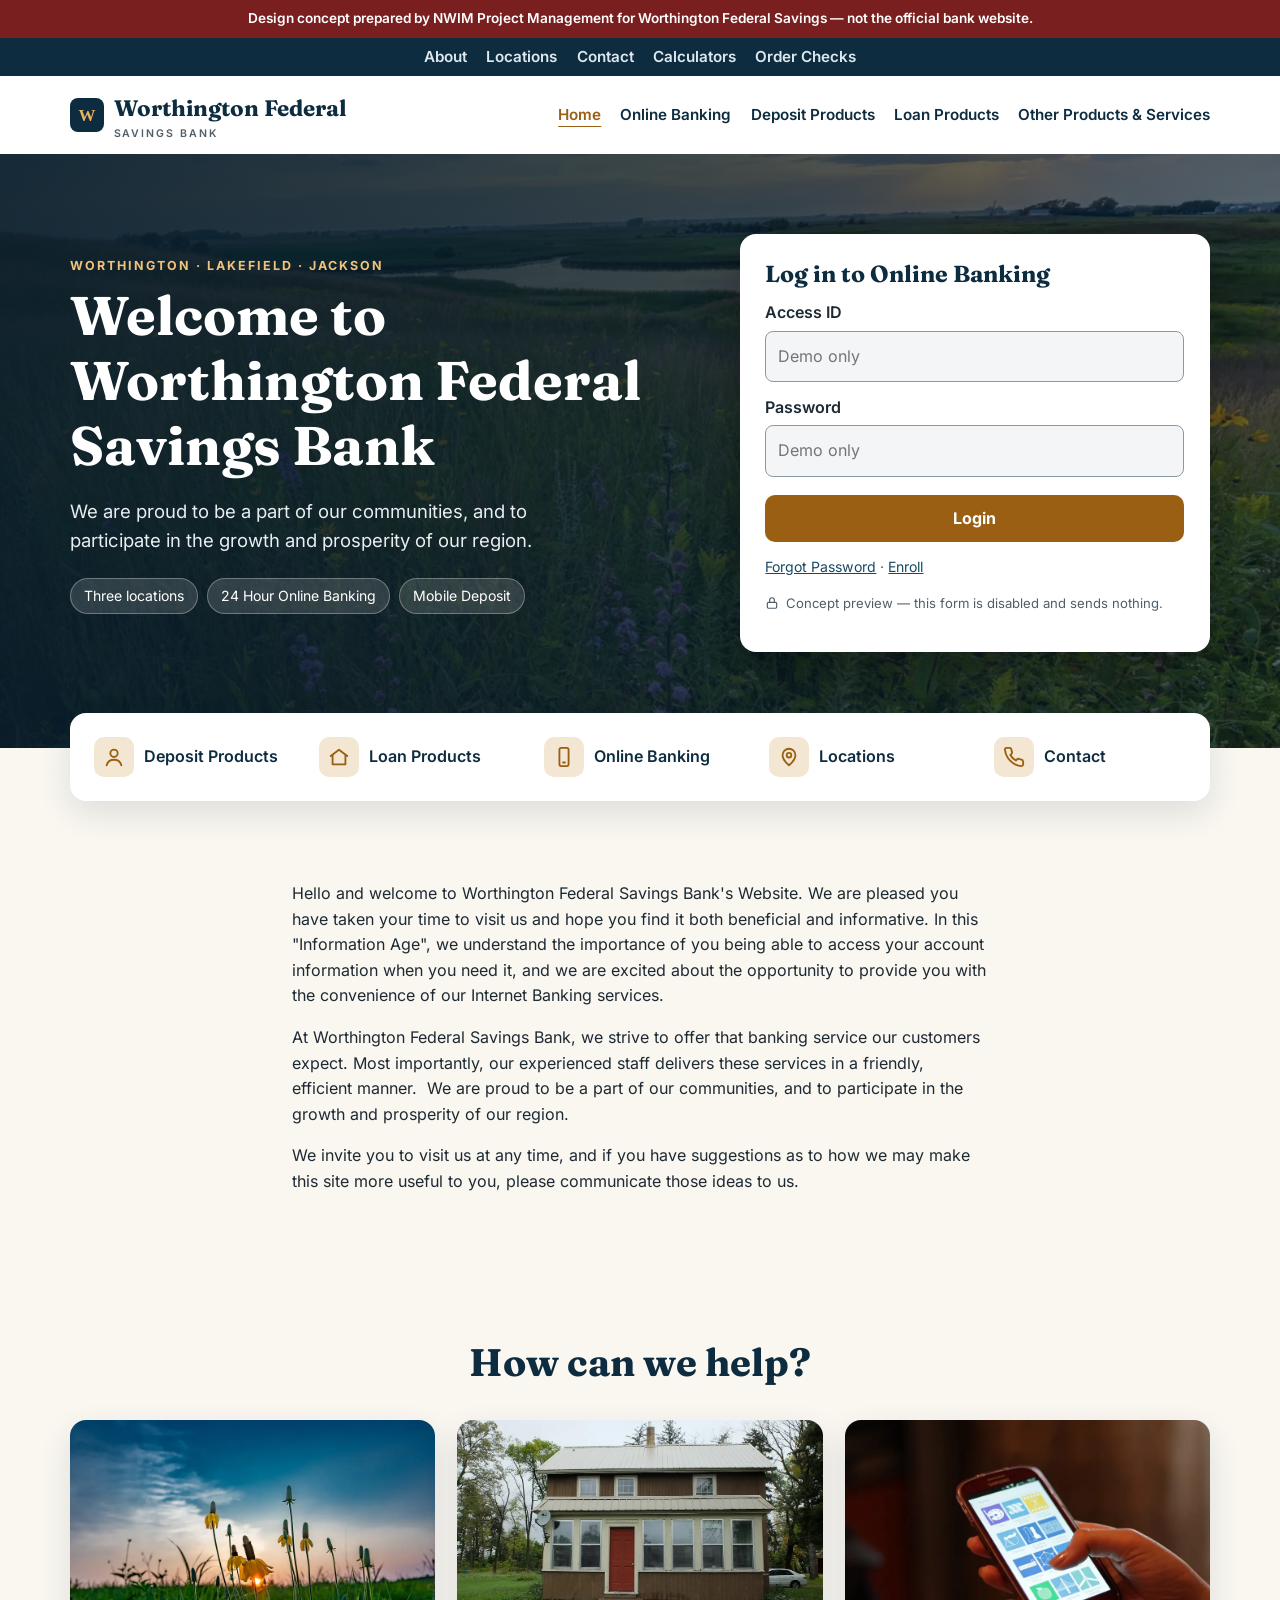
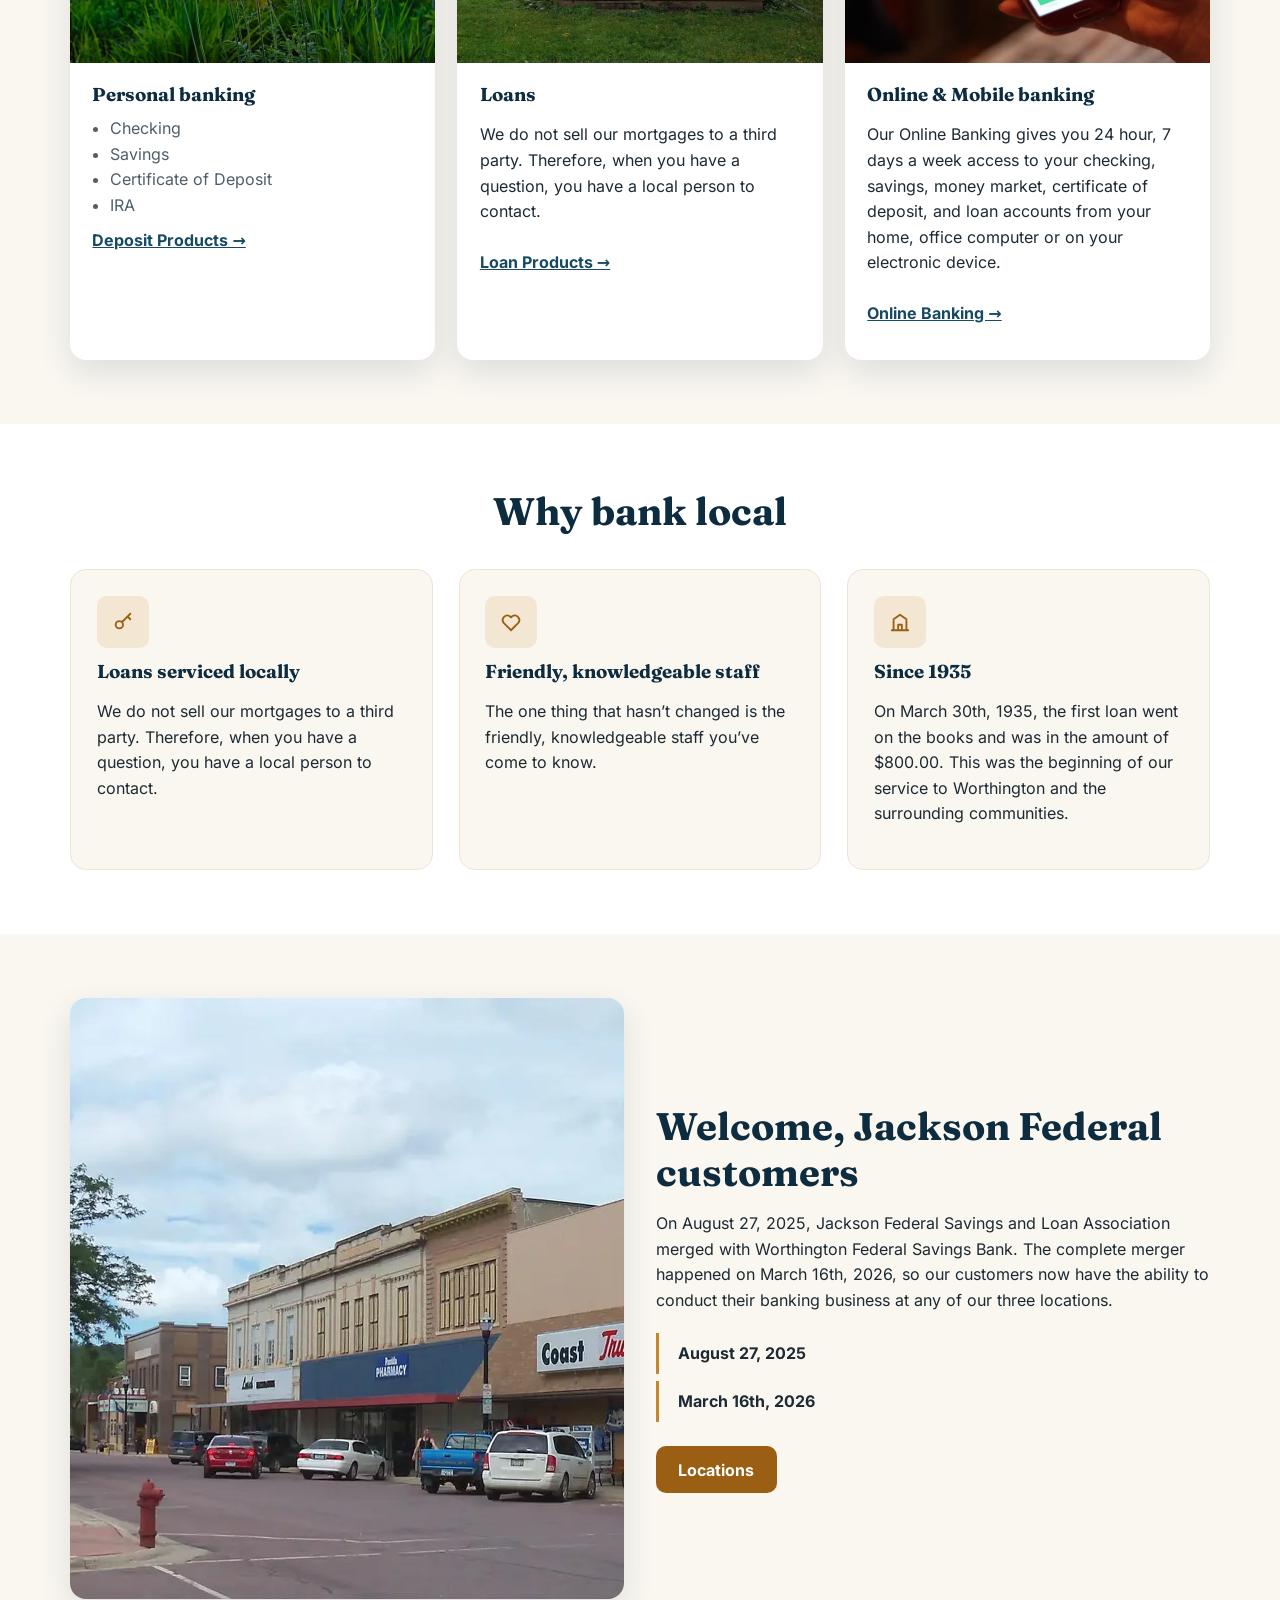
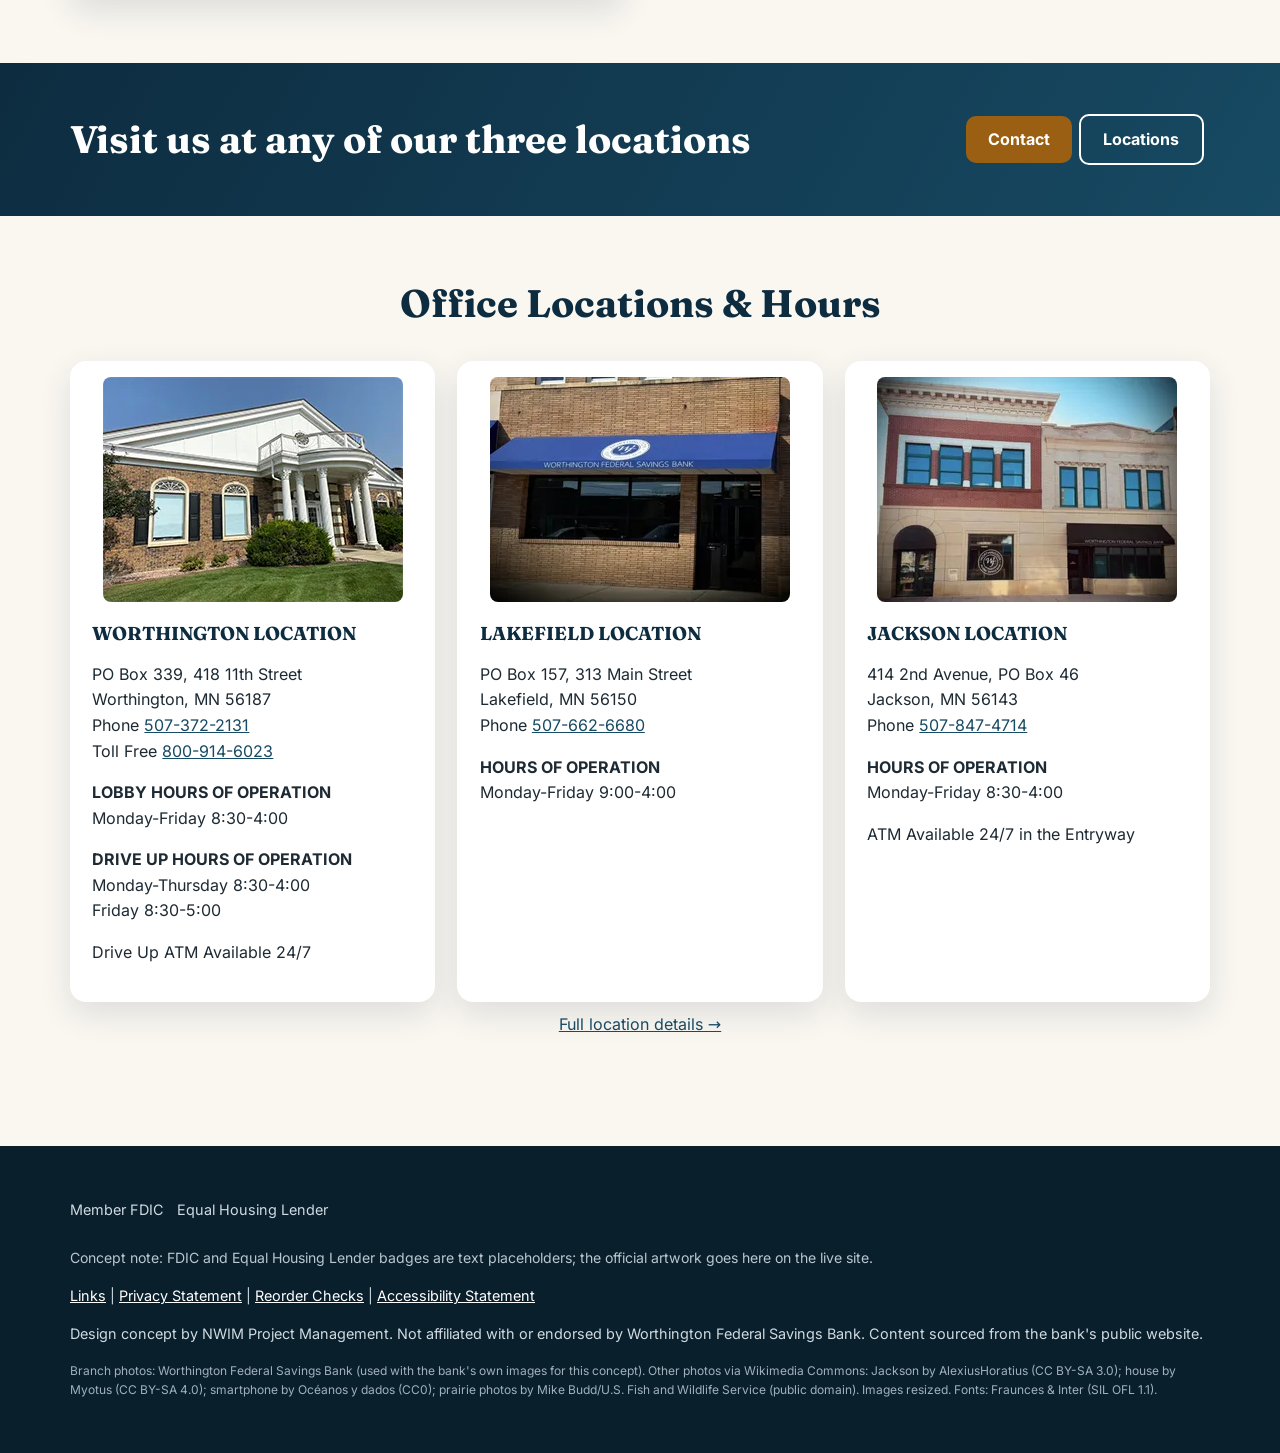
<file: index.html>
<!doctype html><html lang="en"><head><meta charset="utf-8"><meta name="viewport" content="width=device-width,initial-scale=1">
<meta name="robots" content="noindex,nofollow"><title>Home — Worthington Federal Savings Bank (Design Concept)</title><meta property="og:title" content="Home — Worthington Federal Savings Bank (Design Concept)"><meta property="og:description" content="Hello and welcome to Worthington Federal Savings Bank&#39;s Website."><meta property="og:type" content="website"><meta property="og:url" content="https://wfsb.nwimpm.com/"><meta property="og:image" content="https://wfsb.nwimpm.com/images/share.jpg"><meta property="og:image:width" content="1200"><meta property="og:image:height" content="630"><meta property="og:image:alt" content="Worthington Federal Savings Bank, Worthington office, with the names Worthington, Lakefield and Jackson"><meta name="twitter:card" content="summary_large_image">

<link rel="preload" href="fonts/fraunces-700.woff2" as="font" type="font/woff2" crossorigin><link rel="stylesheet" href="style.css"></head><body>
<div class="concept" role="note">Design concept prepared by NWIM Project Management for Worthington Federal Savings — not the official bank website.</div>
<nav class="util" aria-label="Secondary"><div class="wrap"><a href="about.html">About</a><a href="locations.html">Locations</a><a href="contact.html">Contact</a><a href="calculators.html">Calculators</a><a href="order-checks.html">Order Checks</a></div></nav>
<header><div class="wrap"><a class="mark" href="index.html"><svg width="34" height="34" viewBox="0 0 34 34" aria-hidden="true"><rect width="34" height="34" rx="8" fill="#0d2c40"/><text x="17" y="23" text-anchor="middle" font-family="Georgia,serif" font-size="17" font-weight="700" fill="#e9b25c">W</text></svg><span>Worthington Federal<small>Savings Bank</small></span></a>
<button class="menu-btn" id="menu-btn" type="button" aria-expanded="false" aria-controls="site-menu">Menu</button>
<nav class="primary" id="site-menu" aria-label="Main"><a href="index.html" aria-current="page">Home</a><a href="online-banking.html">Online Banking</a><a href="deposit-products.html">Deposit Products</a><a href="loan-products.html">Loan Products</a><a href="other-products.html">Other Products &amp; Services</a><div class="menu-util"><a href="about.html">About</a><a href="locations.html">Locations</a><a href="contact.html">Contact</a><a href="calculators.html">Calculators</a><a href="order-checks.html">Order Checks</a></div></nav></div></header>
<main id="top"><div class="hero"><div class="wrap"><div><p class="eyebrow">Worthington · Lakefield · Jackson</p><h1>Welcome to Worthington Federal Savings Bank</h1><p class="lead">We are proud to be a part of our communities, and to participate in the growth and prosperity of our region.</p><ul class="pills"><li>Three locations</li><li>24 Hour Online Banking</li><li>Mobile Deposit</li></ul></div><form class="card" id="login" aria-labelledby="lh" action="#" autocomplete="off" novalidate><h2 id="lh">Log in to Online Banking</h2>
<label for="aid">Access ID</label><input id="aid" name="aid" disabled placeholder="Demo only">
<label for="pw">Password</label><input id="pw" type="password" disabled placeholder="Demo only">
<button type="submit">Login</button>
<p class="msg" id="msg" role="status" hidden>Demo only — in the live site this connects to your existing online banking provider.</p>
<p class="small"><a href="online-banking.html">Forgot Password</a> · <a href="online-banking.html">Enroll</a></p>
<p class="lock"><svg width="14" height="14" viewBox="0 0 24 24" fill="none" stroke="currentColor" stroke-width="2" aria-hidden="true"><rect x="4" y="11" width="16" height="10" rx="2"/><path d="M8 11V7a4 4 0 018 0v4"/></svg>Concept preview — this form is disabled and sends nothing.</p></form></div></div><section class="quick" aria-label="Quick links"><div class="wrap"><ul>
<li><a href="deposit-products.html"><span class="ic" aria-hidden="true"><svg width="22" height="22" viewBox="0 0 24 24" fill="none" stroke="currentColor" stroke-width="2" stroke-linecap="round" stroke-linejoin="round"><circle cx="12" cy="8" r="4"/><path d="M4 21c1-4 4-6 8-6s7 2 8 6"/></svg></span>Deposit Products</a></li><li><a href="loan-products.html"><span class="ic" aria-hidden="true"><svg width="22" height="22" viewBox="0 0 24 24" fill="none" stroke="currentColor" stroke-width="2" stroke-linecap="round" stroke-linejoin="round"><path d="M3 11l9-7 9 7"/><path d="M5 10v10h14V10"/></svg></span>Loan Products</a></li><li><a href="online-banking.html"><span class="ic" aria-hidden="true"><svg width="22" height="22" viewBox="0 0 24 24" fill="none" stroke="currentColor" stroke-width="2" stroke-linecap="round" stroke-linejoin="round"><rect x="7" y="2" width="10" height="20" rx="2"/><path d="M11 18h2"/></svg></span>Online Banking</a></li><li><a href="locations.html"><span class="ic" aria-hidden="true"><svg width="22" height="22" viewBox="0 0 24 24" fill="none" stroke="currentColor" stroke-width="2" stroke-linecap="round" stroke-linejoin="round"><path d="M12 21s-7-6-7-11a7 7 0 0114 0c0 5-7 11-7 11z"/><circle cx="12" cy="10" r="2.5"/></svg></span>Locations</a></li><li><a href="contact.html"><span class="ic" aria-hidden="true"><svg width="22" height="22" viewBox="0 0 24 24" fill="none" stroke="currentColor" stroke-width="2" stroke-linecap="round" stroke-linejoin="round"><path d="M22 16.9v3a2 2 0 01-2.2 2 19.8 19.8 0 01-8.6-3.1 19.5 19.5 0 01-6-6A19.8 19.8 0 012.1 4.2 2 2 0 014.1 2h3a2 2 0 012 1.7c.1.9.4 1.8.7 2.7a2 2 0 01-.5 2.1L8 9.8a16 16 0 006 6l1.3-1.3a2 2 0 012.1-.4c.9.3 1.8.6 2.7.7a2 2 0 011.7 2z"/></svg></span>Contact</a></li></ul></div></section><section class="pt-welcome"><div class="wrap copy narrow"> <p>
Hello and welcome to Worthington Federal Savings Bank's Website. We are
    pleased you have taken your time to visit us and hope you find it both
    beneficial and informative. In this "Information Age", we understand the
    importance of you being able to access your account information when you
    need it, and we are excited about the opportunity to provide you with the
    convenience of our Internet Banking services.
</p> <p>
At Worthington Federal Savings Bank, we strive to offer that banking service
    our customers expect. Most importantly, our experienced staff delivers these
    services in a friendly, efficient manner.&nbsp; We are proud to be a part of
    our communities, and to participate in the growth and prosperity of our
    region.
</p> <p>
We invite you to visit us at any time, and if you have suggestions as to how
    we may make this site more useful to you, please communicate those ideas to
    us.
</p></div></section><section id="personal"><div class="wrap"><div class="center"><h2>How can we help?</h2></div><div class="cards">
<article class="pcard"><img src="images/personal.webp" alt="Yellow prairie coneflowers against a Minnesota prairie sunset" width="900" height="600" loading="lazy"><div><h3>Personal banking</h3><ul><li>Checking</li><li>Savings</li><li>Certificate of Deposit</li><li>IRA</li></ul><a href="deposit-products.html">Deposit Products →</a></div></article>
<article class="pcard"><img src="images/home.webp" alt="A brown two-story house with a red front door and an enclosed porch" width="900" height="563" loading="lazy"><div><h3>Loans</h3><p>We do not sell our mortgages to a third party. Therefore, when you have a question, you have a local person to contact.</p><a href="loan-products.html">Loan Products →</a></div></article>
<article class="pcard"><img src="images/phone.webp" alt="A person using a smartphone" width="900" height="563" loading="lazy"><div><h3>Online &amp; Mobile banking</h3><p>Our Online Banking gives you 24 hour, 7 days a week access to your checking, savings, money market, certificate of deposit, and loan accounts from your home, office computer or on your electronic device.</p><a href="online-banking.html">Online Banking →</a></div></article>
</div></div></section><section class="why" aria-labelledby="wh"><div class="wrap"><div class="center"><h2 id="wh">Why bank local</h2></div><div class="grid3">
<div class="pt"><span class="ic" aria-hidden="true"><svg width="22" height="22" viewBox="0 0 24 24" fill="none" stroke="currentColor" stroke-width="2" stroke-linecap="round" stroke-linejoin="round"><circle cx="8" cy="15" r="4"/><path d="M11 12l9-9M17 6l3 3"/></svg></span><h3>Loans serviced locally</h3><p>We do not sell our mortgages to a third party. Therefore, when you have a question, you have a local person to contact.</p></div>
<div class="pt"><span class="ic" aria-hidden="true"><svg width="22" height="22" viewBox="0 0 24 24" fill="none" stroke="currentColor" stroke-width="2" stroke-linecap="round" stroke-linejoin="round"><path d="M12 21l-8-8a5 5 0 017-7l1 1 1-1a5 5 0 017 7z"/></svg></span><h3>Friendly, knowledgeable staff</h3><p>The one thing that hasn’t changed is the friendly, knowledgeable staff you’ve come to know.</p></div>
<div class="pt"><span class="ic" aria-hidden="true"><svg width="22" height="22" viewBox="0 0 24 24" fill="none" stroke="currentColor" stroke-width="2" stroke-linecap="round" stroke-linejoin="round"><path d="M3 21h18M5 21V9l7-5 7 5v12M10 21v-6h4v6"/></svg></span><h3>Since 1935</h3><p>On March 30th, 1935, the first loan went on the books and was in the amount of $800.00. This was the beginning of our service to Worthington and the surrounding communities.</p></div></div></div></section><section class="merger" id="jackson"><div class="wrap split"><img src="images/jackson.webp" alt="Downtown street in Jackson, Minnesota (town photo, not the bank)" width="1200" height="601" loading="lazy"><div>
<h2>Welcome, Jackson Federal customers</h2><p>On August 27, 2025, Jackson Federal Savings and Loan Association merged with Worthington Federal Savings Bank. The complete merger happened on March 16th, 2026, so our customers now have the ability to conduct their banking business at any of our three locations.</p>
<ol class="timeline"><li><b>August 27, 2025</b></li><li><b>March 16th, 2026</b></li></ol>
<a class="btn" href="locations.html">Locations</a></div></div></section><div class="cta"><div class="wrap"><div><h2>Visit us at any of our three locations</h2></div><div><a class="btn" href="contact.html">Contact</a><a class="btn ghost" href="locations.html">Locations</a></div></div></div><section id="locations"><div class="wrap"><div class="center"><h2>Office Locations &amp; Hours</h2></div><div class="cards">
<article class="loc"><img src="images/branch-worthington.webp" alt="Worthington Federal Savings Bank, Worthington office" width="300" height="225" loading="lazy"><div class="b"><h3>WORTHINGTON LOCATION</h3><p>PO Box 339, 418 11th Street<br>Worthington, MN 56187<br>Phone <a href="tel:5073722131">507-372-2131</a><br>Toll Free <a href="tel:8009146023">800-914-6023</a></p><p><strong>LOBBY HOURS OF OPERATION</strong><br>Monday-Friday 8:30-4:00</p><p><strong>DRIVE UP HOURS OF OPERATION</strong><br>Monday-Thursday 8:30-4:00<br>Friday 8:30-5:00</p><p>Drive Up ATM Available 24/7</p></div></article>
<article class="loc"><img src="images/branch-lakefield.webp" alt="Worthington Federal Savings Bank, Lakefield office" width="300" height="225" loading="lazy"><div class="b"><h3>LAKEFIELD LOCATION</h3><p>PO Box 157, 313 Main Street<br>Lakefield, MN 56150<br>Phone <a href="tel:5076626680">507-662-6680</a></p><p><strong>HOURS OF OPERATION</strong><br>Monday-Friday 9:00-4:00</p></div></article>
<article class="loc"><img src="images/branch-jackson.webp" alt="Worthington Federal Savings Bank, Jackson office" width="300" height="225" loading="lazy"><div class="b"><h3>JACKSON LOCATION</h3><p>414 2nd Avenue, PO Box 46<br>Jackson, MN 56143<br>Phone <a href="tel:5078474714">507-847-4714</a></p><p><strong>HOURS OF OPERATION</strong><br>Monday-Friday 8:30-4:00</p><p>ATM Available 24/7 in the Entryway</p></div></article>
</div><p class="center"><a href="locations.html">Full location details →</a></p></div></section></main>
<footer><div class="wrap"><div class="comp"><a href="speedbump.html?to=fdic">Member FDIC</a><a href="speedbump.html?to=hud">Equal Housing Lender</a></div><p class="small">Concept note: FDIC and Equal Housing Lender badges are text placeholders; the official artwork goes here on the live site.</p>
<p><a href="index.html">Links</a> | <a href="privacy-statement.html">Privacy Statement</a> | <a href="speedbump.html?to=mainstreet">Reorder Checks</a> | <a href="accessibility.html">Accessibility Statement</a></p>
<p>Design concept by NWIM Project Management. Not affiliated with or endorsed by Worthington Federal Savings Bank. Content sourced from the bank's public website.</p>
<p class="credits">Branch photos: Worthington Federal Savings Bank (used with the bank&#39;s own images for this concept). Other photos via Wikimedia Commons: Jackson by AlexiusHoratius (CC BY-SA 3.0); house by Myotus (CC BY-SA 4.0); smartphone by Océanos y dados (CC0); prairie photos by Mike Budd/U.S. Fish and Wildlife Service (public domain). Images resized. Fonts: Fraunces &amp; Inter (SIL OFL 1.1).</p></div></footer>
<script src="nav.js"></script><script src="demo.js"></script></body></html>
</file>
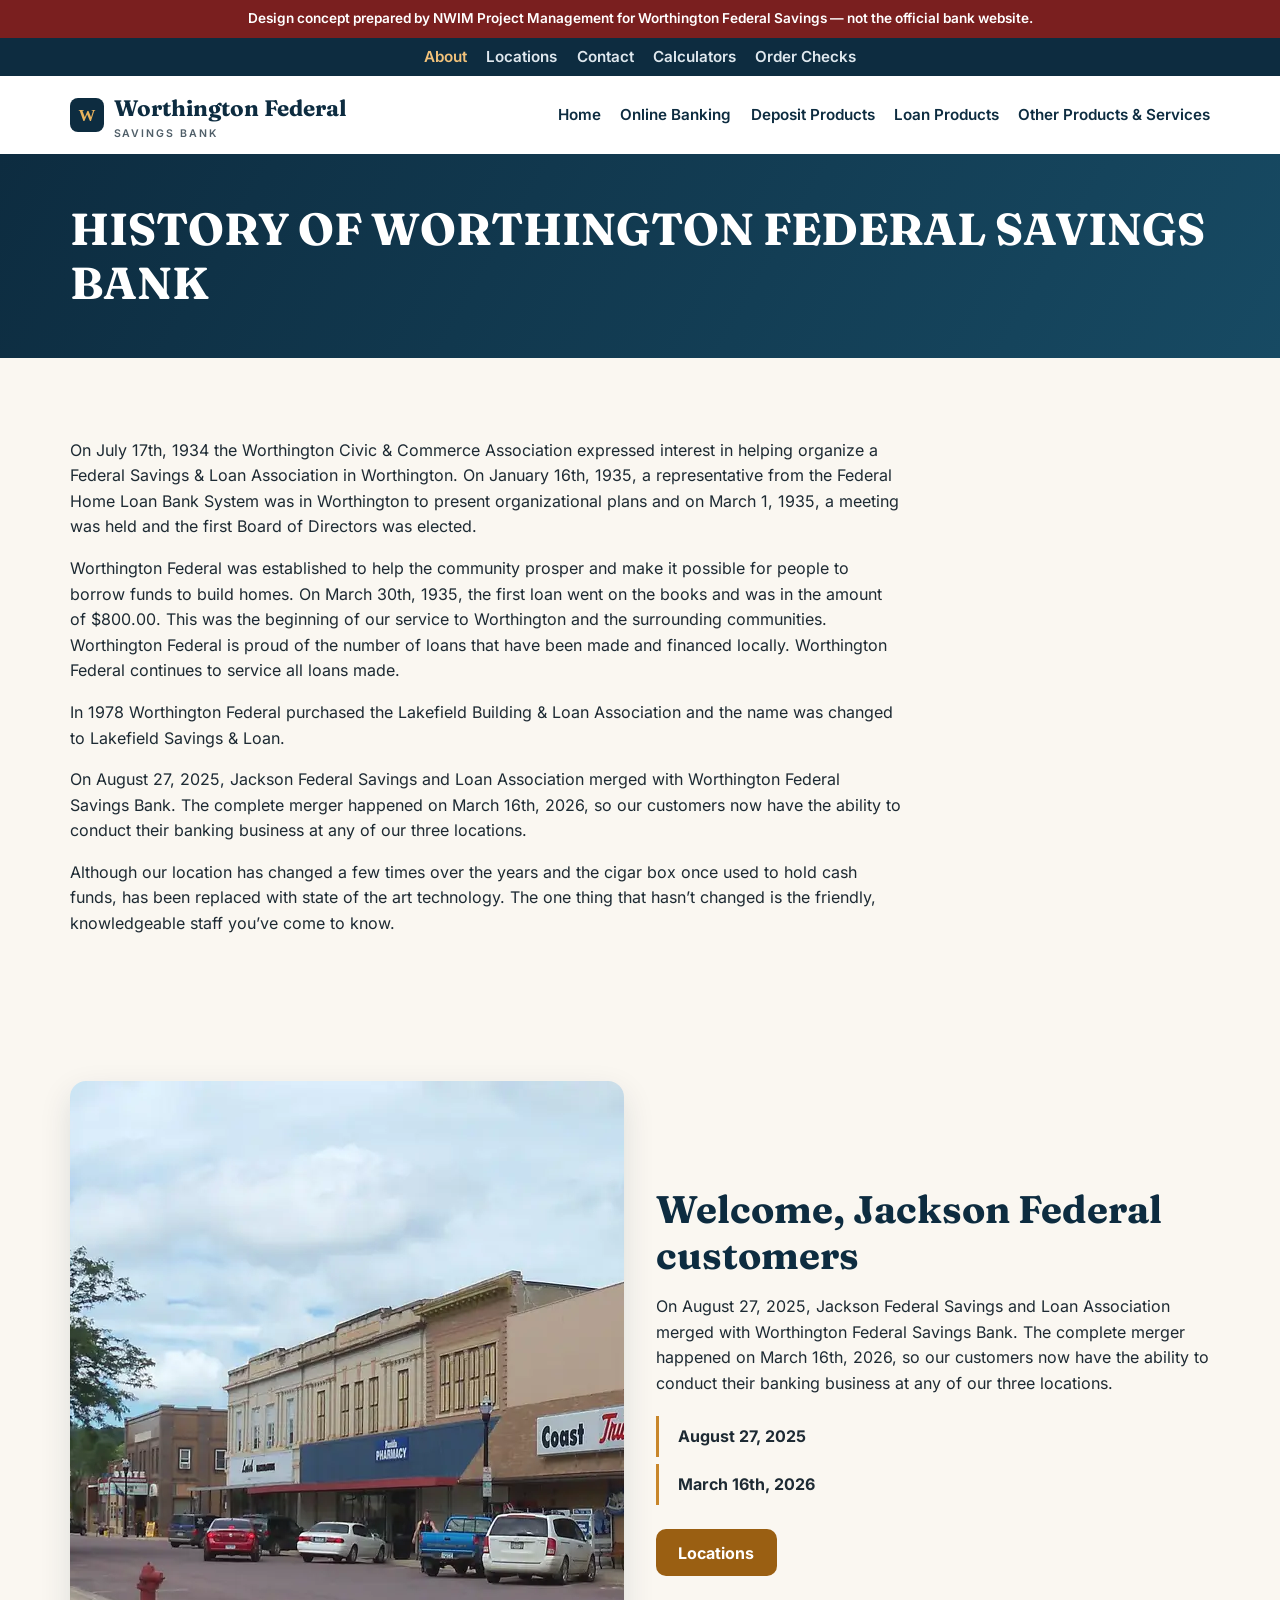
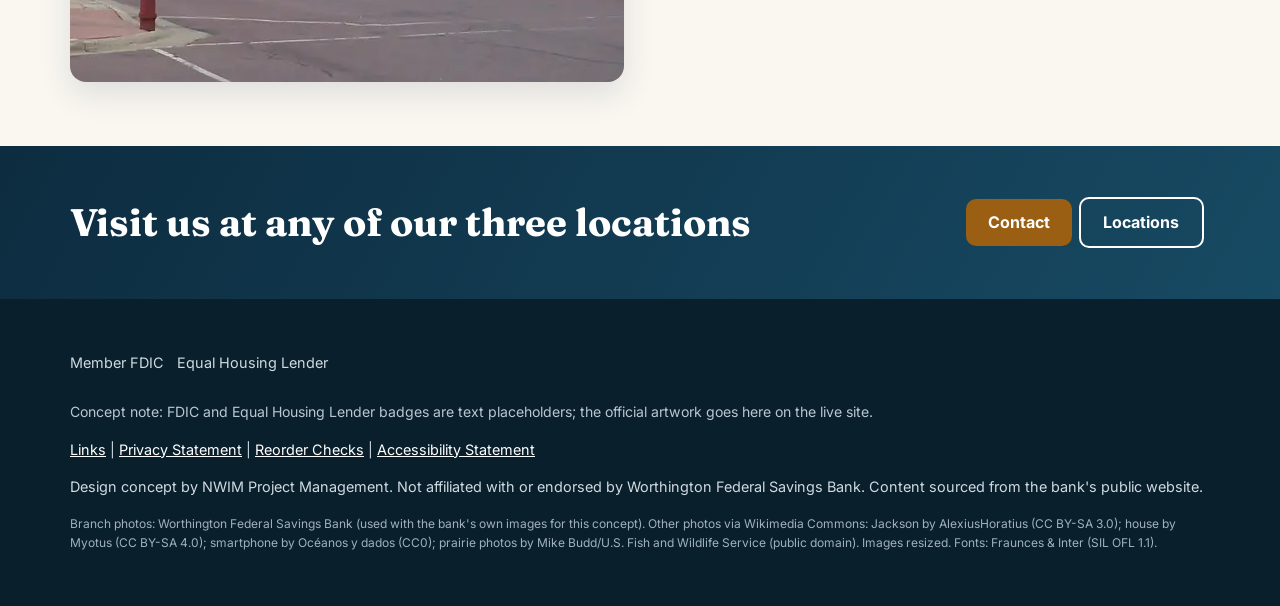
<file: about.html>
<!doctype html><html lang="en"><head><meta charset="utf-8"><meta name="viewport" content="width=device-width,initial-scale=1">
<meta name="robots" content="noindex,nofollow"><title>About — Worthington Federal Savings Bank (Design Concept)</title><meta property="og:title" content="About — Worthington Federal Savings Bank (Design Concept)"><meta property="og:description" content="Hello and welcome to Worthington Federal Savings Bank&#39;s Website."><meta property="og:type" content="website"><meta property="og:url" content="https://wfsb.nwimpm.com/about.html"><meta property="og:image" content="https://wfsb.nwimpm.com/images/share.jpg"><meta property="og:image:width" content="1200"><meta property="og:image:height" content="630"><meta property="og:image:alt" content="Worthington Federal Savings Bank, Worthington office, with the names Worthington, Lakefield and Jackson"><meta name="twitter:card" content="summary_large_image">

<link rel="preload" href="fonts/fraunces-700.woff2" as="font" type="font/woff2" crossorigin><link rel="stylesheet" href="style.css"></head><body>
<div class="concept" role="note">Design concept prepared by NWIM Project Management for Worthington Federal Savings — not the official bank website.</div>
<nav class="util" aria-label="Secondary"><div class="wrap"><a href="about.html" aria-current="page">About</a><a href="locations.html">Locations</a><a href="contact.html">Contact</a><a href="calculators.html">Calculators</a><a href="order-checks.html">Order Checks</a></div></nav>
<header><div class="wrap"><a class="mark" href="index.html"><svg width="34" height="34" viewBox="0 0 34 34" aria-hidden="true"><rect width="34" height="34" rx="8" fill="#0d2c40"/><text x="17" y="23" text-anchor="middle" font-family="Georgia,serif" font-size="17" font-weight="700" fill="#e9b25c">W</text></svg><span>Worthington Federal<small>Savings Bank</small></span></a>
<button class="menu-btn" id="menu-btn" type="button" aria-expanded="false" aria-controls="site-menu">Menu</button>
<nav class="primary" id="site-menu" aria-label="Main"><a href="index.html">Home</a><a href="online-banking.html">Online Banking</a><a href="deposit-products.html">Deposit Products</a><a href="loan-products.html">Loan Products</a><a href="other-products.html">Other Products &amp; Services</a><div class="menu-util"><a href="about.html" aria-current="page">About</a><a href="locations.html">Locations</a><a href="contact.html">Contact</a><a href="calculators.html">Calculators</a><a href="order-checks.html">Order Checks</a></div></nav></div></header>
<main id="top"><div class="page-hero"><div class="wrap"><h1>HISTORY OF WORTHINGTON FEDERAL SAVINGS BANK</h1></div></div><section><div class="wrap copy "> <p>
On July 17th, 1934 the Worthington Civic &amp; Commerce Association
    expressed interest in helping organize a Federal Savings &amp; Loan
    Association in Worthington. On January 16th, 1935, a representative from the
    Federal Home Loan Bank System was in Worthington to present organizational
    plans and on March 1, 1935, a meeting was held and the first Board of
    Directors was elected.
</p> <p>
Worthington Federal was established to help the community prosper and make
    it possible for people to borrow funds to build homes. On March 30th, 1935,
    the first loan went on the books and was in the amount of $800.00. This was
    the beginning of our service to Worthington and the surrounding communities.
    Worthington Federal is proud of the number of loans that have been made and
    financed locally. Worthington Federal continues to service all loans made.
</p> <p>
In 1978 Worthington Federal purchased the Lakefield Building &amp; Loan
    Association and the name was changed to Lakefield Savings &amp; Loan.
</p> <p>
On August 27, 2025, Jackson Federal Savings and Loan Association merged
    with Worthington Federal Savings Bank. The complete merger happened on
    March 16th, 2026, so our customers now have the ability to conduct their
    banking business at any of our three locations.
</p> <p>
Although our location has changed a few times over the years and the cigar
    box once used to hold cash funds, has been replaced with state of the art
    technology. The one thing that hasn’t changed is the friendly, knowledgeable
    staff you’ve come to know.
</p></div></section><section class="merger" id="jackson"><div class="wrap split"><img src="images/jackson.webp" alt="Downtown street in Jackson, Minnesota (town photo, not the bank)" width="1200" height="601" loading="lazy"><div>
<h2>Welcome, Jackson Federal customers</h2><p>On August 27, 2025, Jackson Federal Savings and Loan Association merged with Worthington Federal Savings Bank. The complete merger happened on March 16th, 2026, so our customers now have the ability to conduct their banking business at any of our three locations.</p>
<ol class="timeline"><li><b>August 27, 2025</b></li><li><b>March 16th, 2026</b></li></ol>
<a class="btn" href="locations.html">Locations</a></div></div></section><div class="cta"><div class="wrap"><div><h2>Visit us at any of our three locations</h2></div><div><a class="btn" href="contact.html">Contact</a><a class="btn ghost" href="locations.html">Locations</a></div></div></div></main>
<footer><div class="wrap"><div class="comp"><a href="speedbump.html?to=fdic">Member FDIC</a><a href="speedbump.html?to=hud">Equal Housing Lender</a></div><p class="small">Concept note: FDIC and Equal Housing Lender badges are text placeholders; the official artwork goes here on the live site.</p>
<p><a href="index.html">Links</a> | <a href="privacy-statement.html">Privacy Statement</a> | <a href="speedbump.html?to=mainstreet">Reorder Checks</a> | <a href="accessibility.html">Accessibility Statement</a></p>
<p>Design concept by NWIM Project Management. Not affiliated with or endorsed by Worthington Federal Savings Bank. Content sourced from the bank's public website.</p>
<p class="credits">Branch photos: Worthington Federal Savings Bank (used with the bank&#39;s own images for this concept). Other photos via Wikimedia Commons: Jackson by AlexiusHoratius (CC BY-SA 3.0); house by Myotus (CC BY-SA 4.0); smartphone by Océanos y dados (CC0); prairie photos by Mike Budd/U.S. Fish and Wildlife Service (public domain). Images resized. Fonts: Fraunces &amp; Inter (SIL OFL 1.1).</p></div></footer>
<script src="nav.js"></script></body></html>
</file>
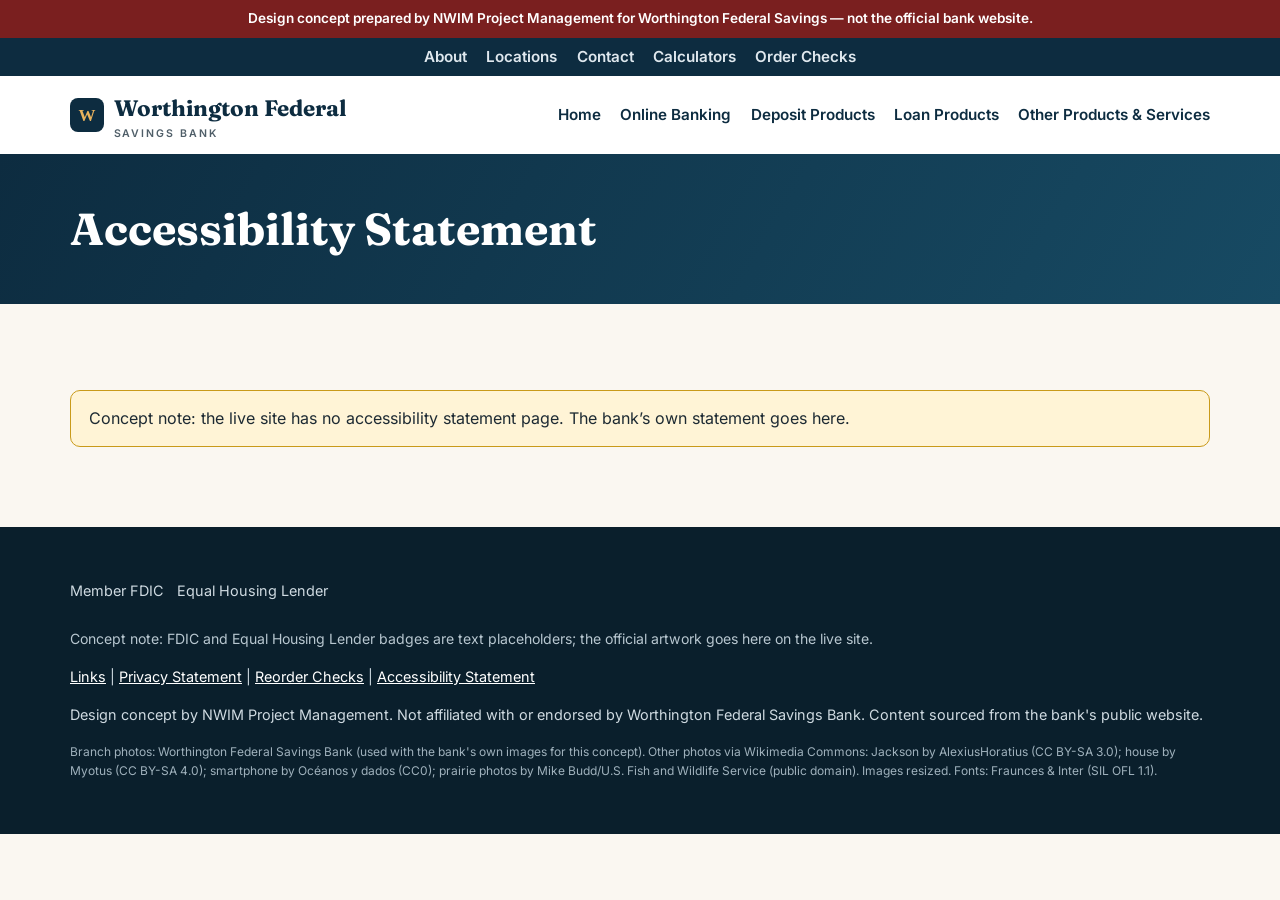
<file: accessibility.html>
<!doctype html><html lang="en"><head><meta charset="utf-8"><meta name="viewport" content="width=device-width,initial-scale=1">
<meta name="robots" content="noindex,nofollow"><title>Accessibility Statement — Worthington Federal Savings Bank (Design Concept)</title><meta property="og:title" content="Accessibility Statement — Worthington Federal Savings Bank (Design Concept)"><meta property="og:description" content="Hello and welcome to Worthington Federal Savings Bank&#39;s Website."><meta property="og:type" content="website"><meta property="og:url" content="https://wfsb.nwimpm.com/accessibility.html"><meta property="og:image" content="https://wfsb.nwimpm.com/images/share.jpg"><meta property="og:image:width" content="1200"><meta property="og:image:height" content="630"><meta property="og:image:alt" content="Worthington Federal Savings Bank, Worthington office, with the names Worthington, Lakefield and Jackson"><meta name="twitter:card" content="summary_large_image">

<link rel="preload" href="fonts/fraunces-700.woff2" as="font" type="font/woff2" crossorigin><link rel="stylesheet" href="style.css"></head><body>
<div class="concept" role="note">Design concept prepared by NWIM Project Management for Worthington Federal Savings — not the official bank website.</div>
<nav class="util" aria-label="Secondary"><div class="wrap"><a href="about.html">About</a><a href="locations.html">Locations</a><a href="contact.html">Contact</a><a href="calculators.html">Calculators</a><a href="order-checks.html">Order Checks</a></div></nav>
<header><div class="wrap"><a class="mark" href="index.html"><svg width="34" height="34" viewBox="0 0 34 34" aria-hidden="true"><rect width="34" height="34" rx="8" fill="#0d2c40"/><text x="17" y="23" text-anchor="middle" font-family="Georgia,serif" font-size="17" font-weight="700" fill="#e9b25c">W</text></svg><span>Worthington Federal<small>Savings Bank</small></span></a>
<button class="menu-btn" id="menu-btn" type="button" aria-expanded="false" aria-controls="site-menu">Menu</button>
<nav class="primary" id="site-menu" aria-label="Main"><a href="index.html">Home</a><a href="online-banking.html">Online Banking</a><a href="deposit-products.html">Deposit Products</a><a href="loan-products.html">Loan Products</a><a href="other-products.html">Other Products &amp; Services</a><div class="menu-util"><a href="about.html">About</a><a href="locations.html">Locations</a><a href="contact.html">Contact</a><a href="calculators.html">Calculators</a><a href="order-checks.html">Order Checks</a></div></nav></div></header>
<main id="top"><div class="page-hero"><div class="wrap"><h1>Accessibility Statement</h1></div></div><section><div class="wrap"><p class="note">Concept note: the live site has no accessibility statement page. The bank’s own statement goes here.</p></div></section></main>
<footer><div class="wrap"><div class="comp"><a href="speedbump.html?to=fdic">Member FDIC</a><a href="speedbump.html?to=hud">Equal Housing Lender</a></div><p class="small">Concept note: FDIC and Equal Housing Lender badges are text placeholders; the official artwork goes here on the live site.</p>
<p><a href="index.html">Links</a> | <a href="privacy-statement.html">Privacy Statement</a> | <a href="speedbump.html?to=mainstreet">Reorder Checks</a> | <a href="accessibility.html">Accessibility Statement</a></p>
<p>Design concept by NWIM Project Management. Not affiliated with or endorsed by Worthington Federal Savings Bank. Content sourced from the bank's public website.</p>
<p class="credits">Branch photos: Worthington Federal Savings Bank (used with the bank&#39;s own images for this concept). Other photos via Wikimedia Commons: Jackson by AlexiusHoratius (CC BY-SA 3.0); house by Myotus (CC BY-SA 4.0); smartphone by Océanos y dados (CC0); prairie photos by Mike Budd/U.S. Fish and Wildlife Service (public domain). Images resized. Fonts: Fraunces &amp; Inter (SIL OFL 1.1).</p></div></footer>
<script src="nav.js"></script></body></html>
</file>
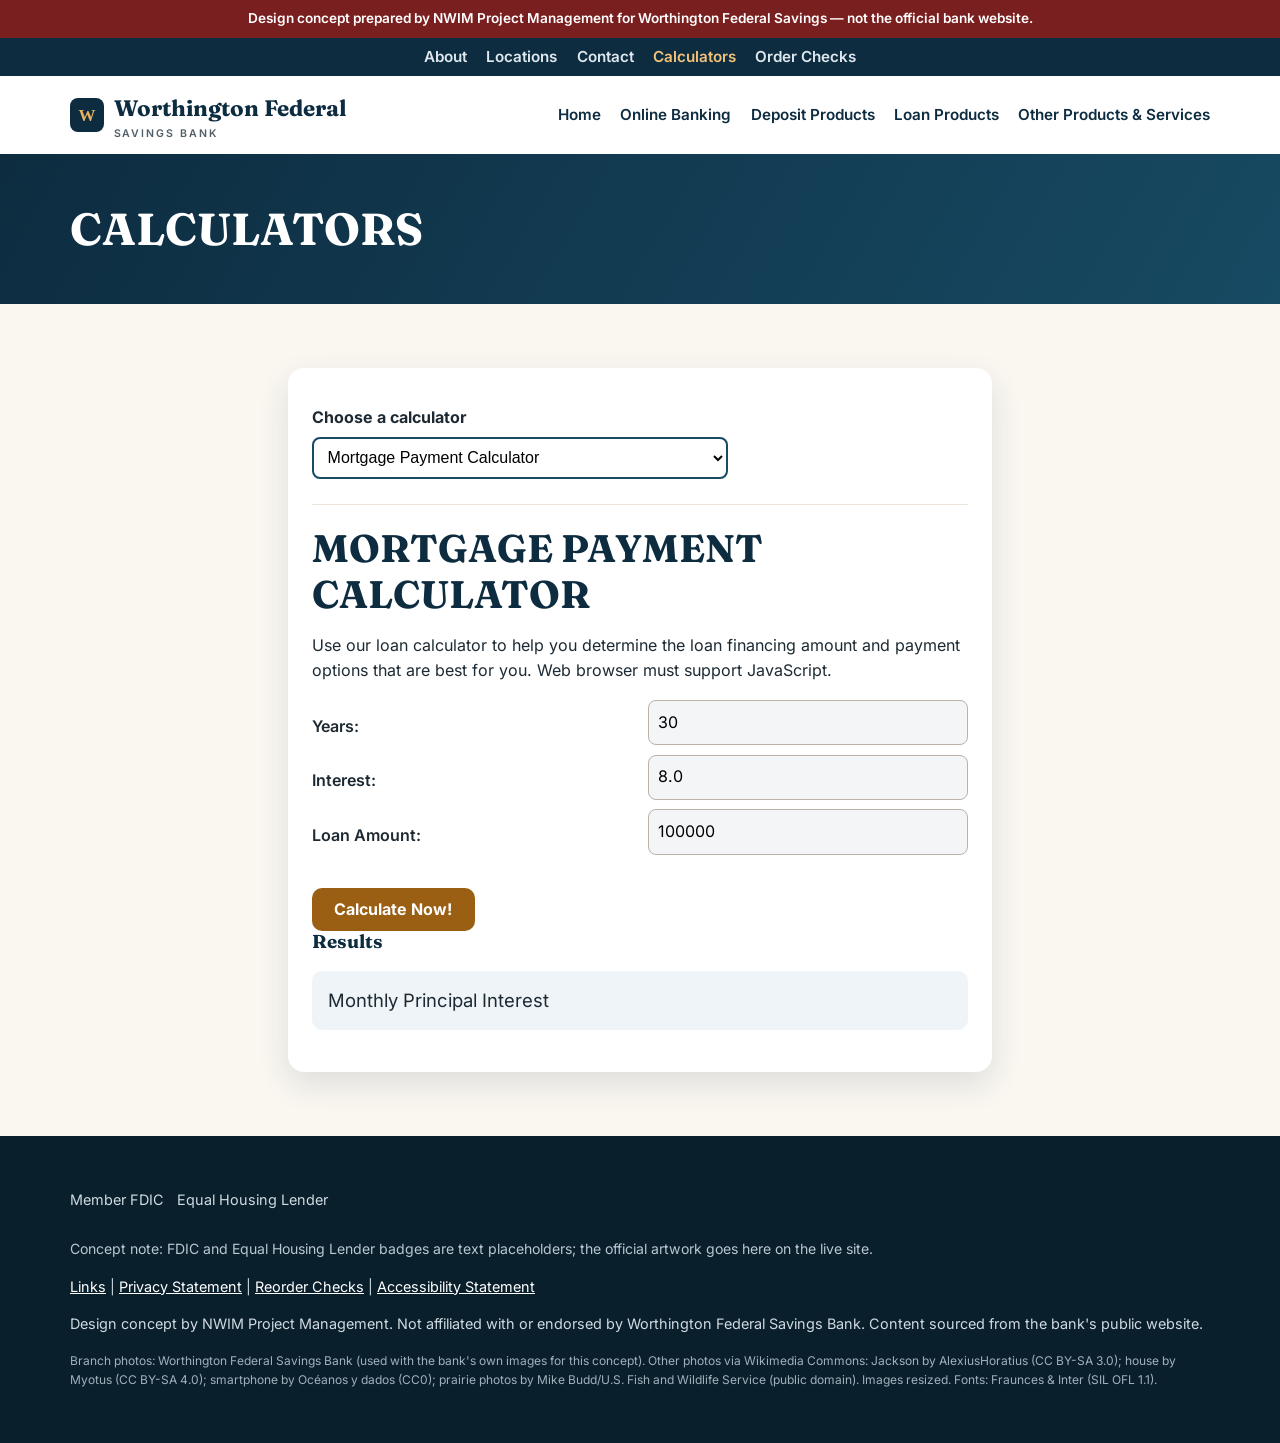
<file: calculators.html>
<!doctype html><html lang="en"><head><meta charset="utf-8"><meta name="viewport" content="width=device-width,initial-scale=1">
<meta name="robots" content="noindex,nofollow"><title>Calculators — Worthington Federal Savings Bank (Design Concept)</title><meta property="og:title" content="Calculators — Worthington Federal Savings Bank (Design Concept)"><meta property="og:description" content="Hello and welcome to Worthington Federal Savings Bank&#39;s Website."><meta property="og:type" content="website"><meta property="og:url" content="https://wfsb.nwimpm.com/calculators.html"><meta property="og:image" content="https://wfsb.nwimpm.com/images/share.jpg"><meta property="og:image:width" content="1200"><meta property="og:image:height" content="630"><meta property="og:image:alt" content="Worthington Federal Savings Bank, Worthington office, with the names Worthington, Lakefield and Jackson"><meta name="twitter:card" content="summary_large_image">

<link rel="preload" href="fonts/fraunces-700.woff2" as="font" type="font/woff2" crossorigin><link rel="stylesheet" href="style.css"></head><body>
<div class="concept" role="note">Design concept prepared by NWIM Project Management for Worthington Federal Savings — not the official bank website.</div>
<nav class="util" aria-label="Secondary"><div class="wrap"><a href="about.html">About</a><a href="locations.html">Locations</a><a href="contact.html">Contact</a><a href="calculators.html" aria-current="page">Calculators</a><a href="order-checks.html">Order Checks</a></div></nav>
<header><div class="wrap"><a class="mark" href="index.html"><svg width="34" height="34" viewBox="0 0 34 34" aria-hidden="true"><rect width="34" height="34" rx="8" fill="#0d2c40"/><text x="17" y="23" text-anchor="middle" font-family="Georgia,serif" font-size="17" font-weight="700" fill="#e9b25c">W</text></svg><span>Worthington Federal<small>Savings Bank</small></span></a>
<button class="menu-btn" id="menu-btn" type="button" aria-expanded="false" aria-controls="site-menu">Menu</button>
<nav class="primary" id="site-menu" aria-label="Main"><a href="index.html">Home</a><a href="online-banking.html">Online Banking</a><a href="deposit-products.html">Deposit Products</a><a href="loan-products.html">Loan Products</a><a href="other-products.html">Other Products &amp; Services</a><div class="menu-util"><a href="about.html">About</a><a href="locations.html">Locations</a><a href="contact.html">Contact</a><a href="calculators.html" aria-current="page">Calculators</a><a href="order-checks.html">Order Checks</a></div></nav></div></header>
<main id="top"><div class="page-hero"><div class="wrap"><h1>CALCULATORS</h1></div></div>
<section><div class="wrap"><div class="panel calc">
<label for="calc-pick" class="pick-label">Choose a calculator</label>
<select id="calc-pick">
<option value="mortgage">Mortgage Payment Calculator</option>
<option value="loan">Loan Payment Calculator</option>
<option value="savings">Savings Estimator</option>
<option value="debt">Debt Payoff Calculator</option>
</select>

<form class="cform" id="f-mortgage" data-calc="mortgage" novalidate>
<h2>MORTGAGE PAYMENT CALCULATOR</h2>
<p>Use our loan calculator to help you determine the loan financing amount and payment options that are best for you. Web browser must support JavaScript.</p>
<div class="grid"><label for="m-yr">Years:</label><input id="m-yr" inputmode="decimal" value="30">
<label for="m-ir">Interest:</label><input id="m-ir" inputmode="decimal" value="8.0">
<label for="m-la">Loan Amount:</label><input id="m-la" inputmode="decimal" value="100000"></div>
<button type="submit">Calculate Now!</button>
<h3>Results</h3><p class="result" role="status" aria-live="polite"><span class="rl">Monthly Principal Interest</span> <output id="m-out"></output></p>
</form>

<form class="cform" id="f-loan" data-calc="loan" novalidate hidden>
<h2>LOAN PAYMENT CALCULATOR</h2>
<p>Use our loan calculator to help you determine the loan financing amount and payment options that are best for you. Web browser must support JavaScript.</p>
<div class="grid"><label for="l-p">Principal:</label><input id="l-p" inputmode="decimal">
<label for="l-n">Number of Payments:</label><input id="l-n" inputmode="numeric">
<label for="l-i">Interest Rate:</label><input id="l-i" inputmode="decimal"></div>
<button type="submit">Calculate Now!</button>
<h3>Results</h3><p class="result" role="status" aria-live="polite"><span class="rl">Monthly Payment</span> <output id="l-out"></output></p>
</form>

<form class="cform" id="f-savings" data-calc="savings" novalidate hidden>
<h2>SAVINGS ESTIMATOR</h2>
<p>Enter how much you can afford to save each month, how long you can save this amount, and the interest rate you can get on your savings and this script will display your total savings.</p>
<div class="grid"><label for="s-pay">Total invested each month:</label><input id="s-pay" inputmode="decimal">
<label for="s-mo">Number of months/years to acquire sum:</label><span class="pair"><input id="s-mo" inputmode="numeric" maxlength="3"><select id="s-per" aria-label="Months or years"><option value="m">Months</option><option value="y">Years</option></select></span>
<label for="s-int">Interest rate on savings:</label><span class="pair"><input id="s-int" inputmode="decimal" maxlength="5"> %</span></div>
<button type="submit">How much will I have?</button>
<p class="result" role="status" aria-live="polite"><output id="s-out">$0.00</output></p>
</form>

<form class="cform" id="f-debt" data-calc="debt" novalidate hidden>
<h2>DEBT PAYOFF CALCULATOR</h2>
<p><b>What will it take to pay off my credit card?</b></p>
<div class="grid"><label for="d-bal">Enter your credit card balance: $</label><input id="d-bal" inputmode="decimal">
<label for="d-rate">Enter the credit card's interest rate: </label><span class="pair"><input id="d-rate" inputmode="decimal"> %</span>
<label for="d-pay">Enter payment amount per month: $</label><input id="d-pay" inputmode="decimal">
<span class="or"><b>or</b></span><span></span>
<label for="d-months">Enter desired months until debt free: </label><input id="d-months" inputmode="numeric"></div>
<button type="submit">Calculate</button>
<p class="result" role="status" aria-live="polite"><output id="d-out"></output></p>
</form>
</div></div></section>
</main>
<footer><div class="wrap"><div class="comp"><a href="speedbump.html?to=fdic">Member FDIC</a><a href="speedbump.html?to=hud">Equal Housing Lender</a></div><p class="small">Concept note: FDIC and Equal Housing Lender badges are text placeholders; the official artwork goes here on the live site.</p>
<p><a href="index.html">Links</a> | <a href="privacy-statement.html">Privacy Statement</a> | <a href="speedbump.html?to=mainstreet">Reorder Checks</a> | <a href="accessibility.html">Accessibility Statement</a></p>
<p>Design concept by NWIM Project Management. Not affiliated with or endorsed by Worthington Federal Savings Bank. Content sourced from the bank's public website.</p>
<p class="credits">Branch photos: Worthington Federal Savings Bank (used with the bank&#39;s own images for this concept). Other photos via Wikimedia Commons: Jackson by AlexiusHoratius (CC BY-SA 3.0); house by Myotus (CC BY-SA 4.0); smartphone by Océanos y dados (CC0); prairie photos by Mike Budd/U.S. Fish and Wildlife Service (public domain). Images resized. Fonts: Fraunces &amp; Inter (SIL OFL 1.1).</p></div></footer>
<script src="nav.js"></script><script src="calcmath.js"></script><script src="calculators.js"></script></body></html>
</file>
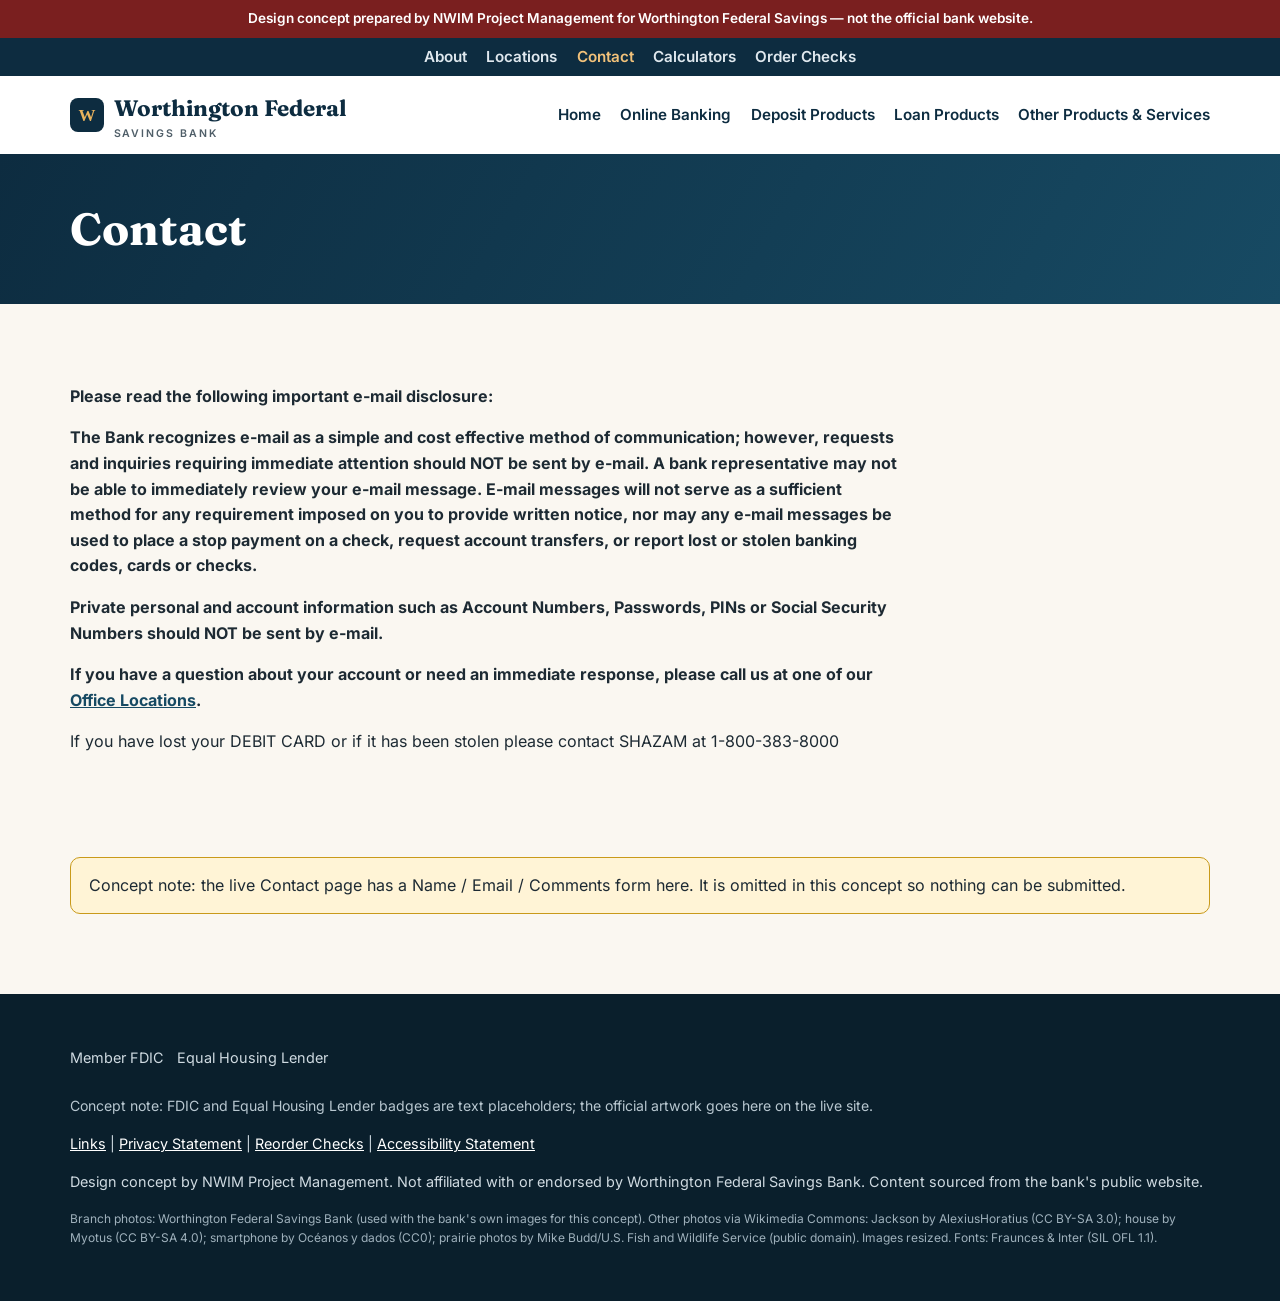
<file: contact.html>
<!doctype html><html lang="en"><head><meta charset="utf-8"><meta name="viewport" content="width=device-width,initial-scale=1">
<meta name="robots" content="noindex,nofollow"><title>Contact — Worthington Federal Savings Bank (Design Concept)</title><meta property="og:title" content="Contact — Worthington Federal Savings Bank (Design Concept)"><meta property="og:description" content="Hello and welcome to Worthington Federal Savings Bank&#39;s Website."><meta property="og:type" content="website"><meta property="og:url" content="https://wfsb.nwimpm.com/contact.html"><meta property="og:image" content="https://wfsb.nwimpm.com/images/share.jpg"><meta property="og:image:width" content="1200"><meta property="og:image:height" content="630"><meta property="og:image:alt" content="Worthington Federal Savings Bank, Worthington office, with the names Worthington, Lakefield and Jackson"><meta name="twitter:card" content="summary_large_image">

<link rel="preload" href="fonts/fraunces-700.woff2" as="font" type="font/woff2" crossorigin><link rel="stylesheet" href="style.css"></head><body>
<div class="concept" role="note">Design concept prepared by NWIM Project Management for Worthington Federal Savings — not the official bank website.</div>
<nav class="util" aria-label="Secondary"><div class="wrap"><a href="about.html">About</a><a href="locations.html">Locations</a><a href="contact.html" aria-current="page">Contact</a><a href="calculators.html">Calculators</a><a href="order-checks.html">Order Checks</a></div></nav>
<header><div class="wrap"><a class="mark" href="index.html"><svg width="34" height="34" viewBox="0 0 34 34" aria-hidden="true"><rect width="34" height="34" rx="8" fill="#0d2c40"/><text x="17" y="23" text-anchor="middle" font-family="Georgia,serif" font-size="17" font-weight="700" fill="#e9b25c">W</text></svg><span>Worthington Federal<small>Savings Bank</small></span></a>
<button class="menu-btn" id="menu-btn" type="button" aria-expanded="false" aria-controls="site-menu">Menu</button>
<nav class="primary" id="site-menu" aria-label="Main"><a href="index.html">Home</a><a href="online-banking.html">Online Banking</a><a href="deposit-products.html">Deposit Products</a><a href="loan-products.html">Loan Products</a><a href="other-products.html">Other Products &amp; Services</a><div class="menu-util"><a href="about.html">About</a><a href="locations.html">Locations</a><a href="contact.html" aria-current="page">Contact</a><a href="calculators.html">Calculators</a><a href="order-checks.html">Order Checks</a></div></nav></div></header>
<main id="top"><div class="page-hero"><div class="wrap"><h1>Contact</h1></div></div><section><div class="wrap copy "> <p> <strong>Please read the following important e-mail disclosure:</strong> </p> <p> <strong>The Bank recognizes e-mail as a simple and cost effective method of
      communication; however, requests and inquiries requiring immediate
      attention should NOT be sent by e-mail. A bank representative may not be
      able to immediately review your e-mail message. E-mail messages will not
      serve as a sufficient method for any requirement imposed on you to provide
      written notice, nor may any e-mail messages be used to place a stop
      payment on a check, request account transfers, or report lost or stolen
      banking codes, cards or checks.</strong> </p> <p> <strong>Private personal and account information such as Account Numbers,
      Passwords, PINs or Social Security Numbers should NOT be sent by e-mail.</strong> </p> <p> <strong>If you have a question about your account or need an immediate response,
      please call us at one of our <a href="locations.html">Office Locations</a>.</strong> </p> <p>
If you have lost your DEBIT CARD or if it has been stolen please contact
    SHAZAM at 1-800-383-8000
</p></div></section><section class="pt0"><div class="wrap"><p class="note">Concept note: the live Contact page has a Name / Email / Comments form here. It is omitted in this concept so nothing can be submitted.</p></div></section></main>
<footer><div class="wrap"><div class="comp"><a href="speedbump.html?to=fdic">Member FDIC</a><a href="speedbump.html?to=hud">Equal Housing Lender</a></div><p class="small">Concept note: FDIC and Equal Housing Lender badges are text placeholders; the official artwork goes here on the live site.</p>
<p><a href="index.html">Links</a> | <a href="privacy-statement.html">Privacy Statement</a> | <a href="speedbump.html?to=mainstreet">Reorder Checks</a> | <a href="accessibility.html">Accessibility Statement</a></p>
<p>Design concept by NWIM Project Management. Not affiliated with or endorsed by Worthington Federal Savings Bank. Content sourced from the bank's public website.</p>
<p class="credits">Branch photos: Worthington Federal Savings Bank (used with the bank&#39;s own images for this concept). Other photos via Wikimedia Commons: Jackson by AlexiusHoratius (CC BY-SA 3.0); house by Myotus (CC BY-SA 4.0); smartphone by Océanos y dados (CC0); prairie photos by Mike Budd/U.S. Fish and Wildlife Service (public domain). Images resized. Fonts: Fraunces &amp; Inter (SIL OFL 1.1).</p></div></footer>
<script src="nav.js"></script></body></html>
</file>
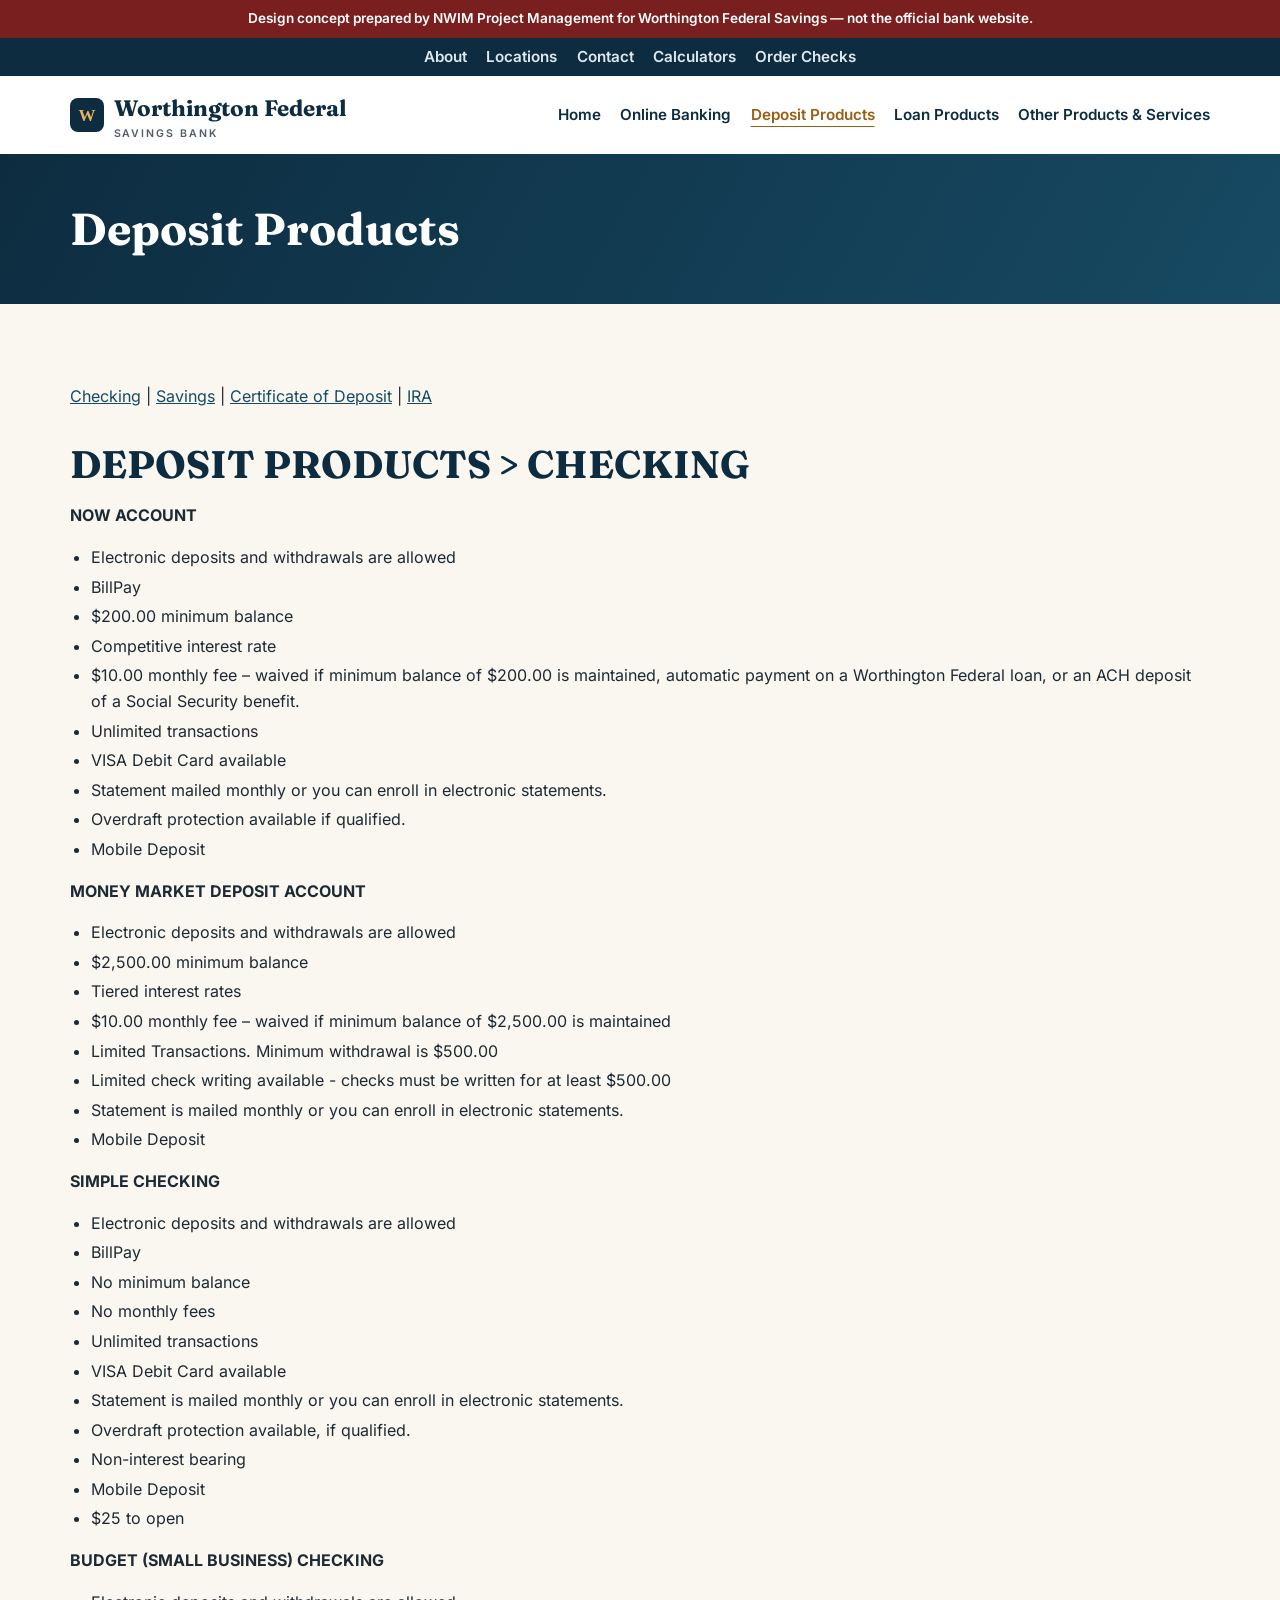
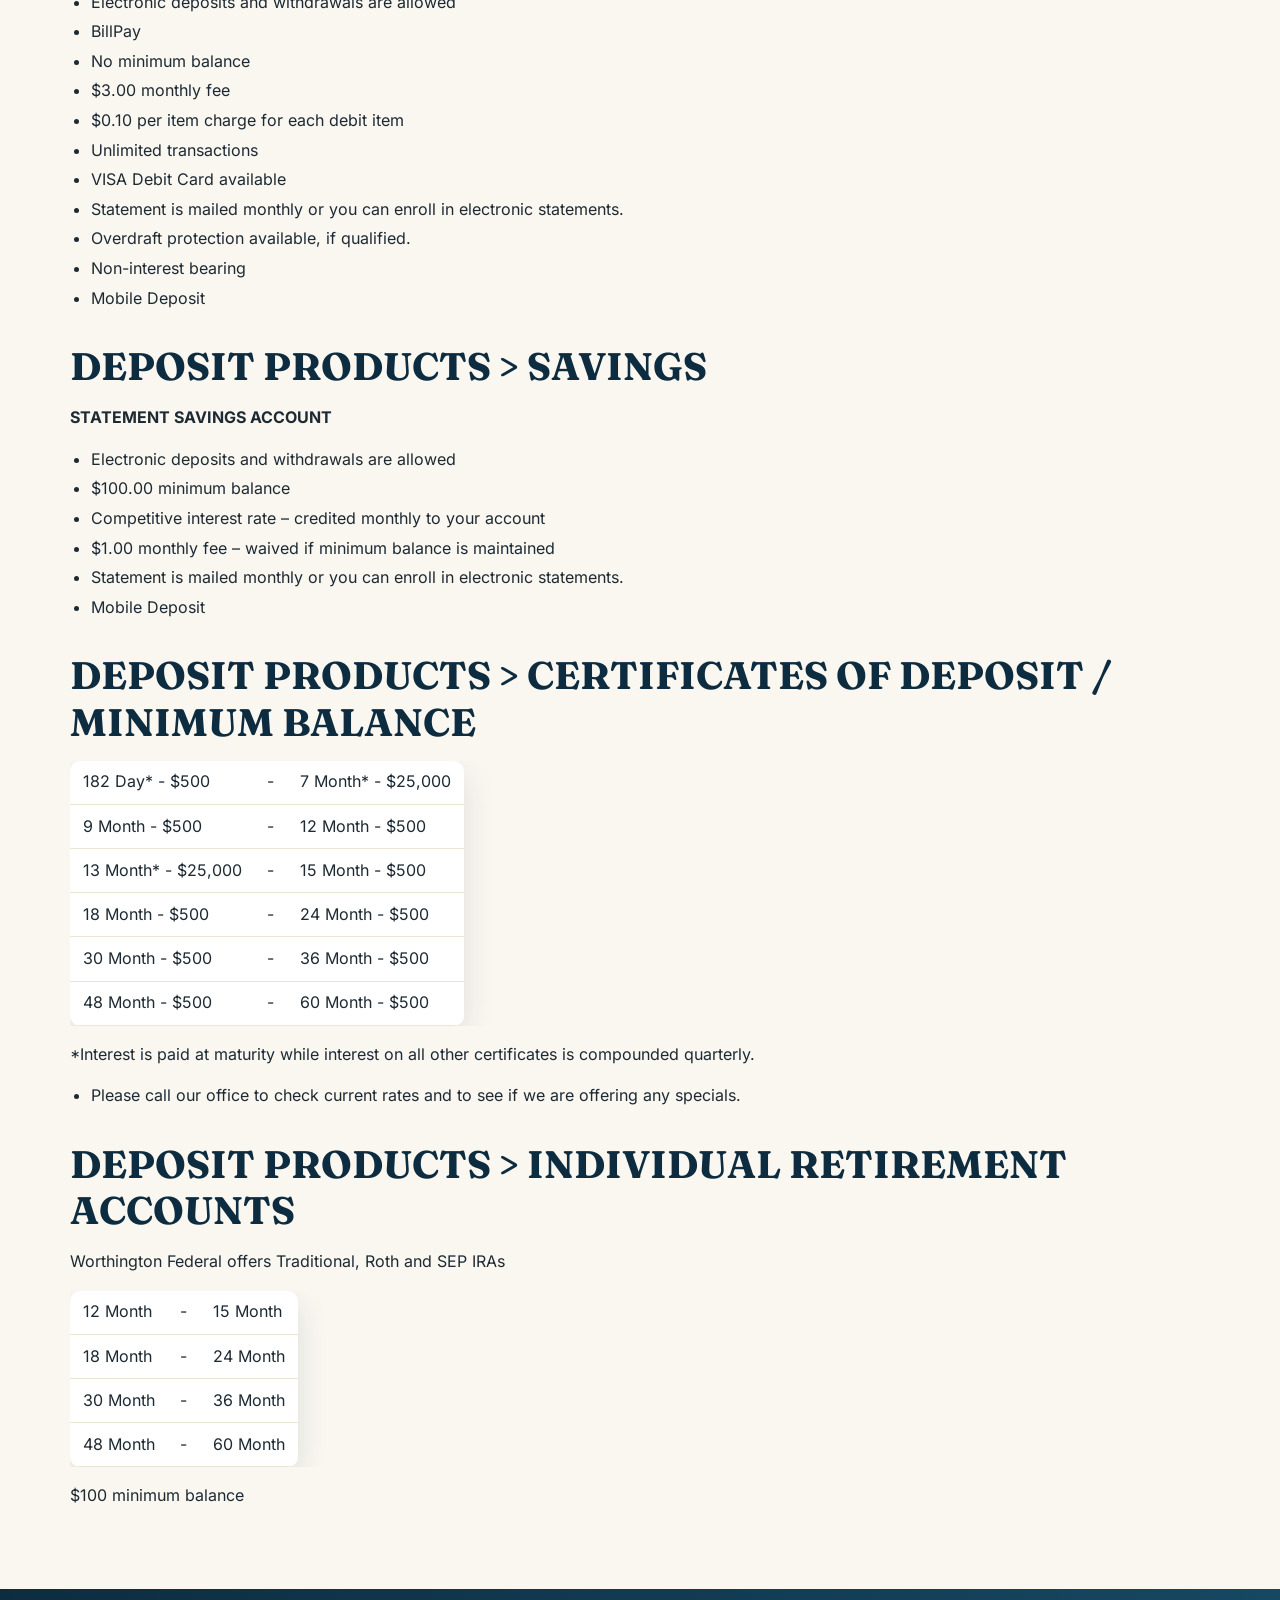
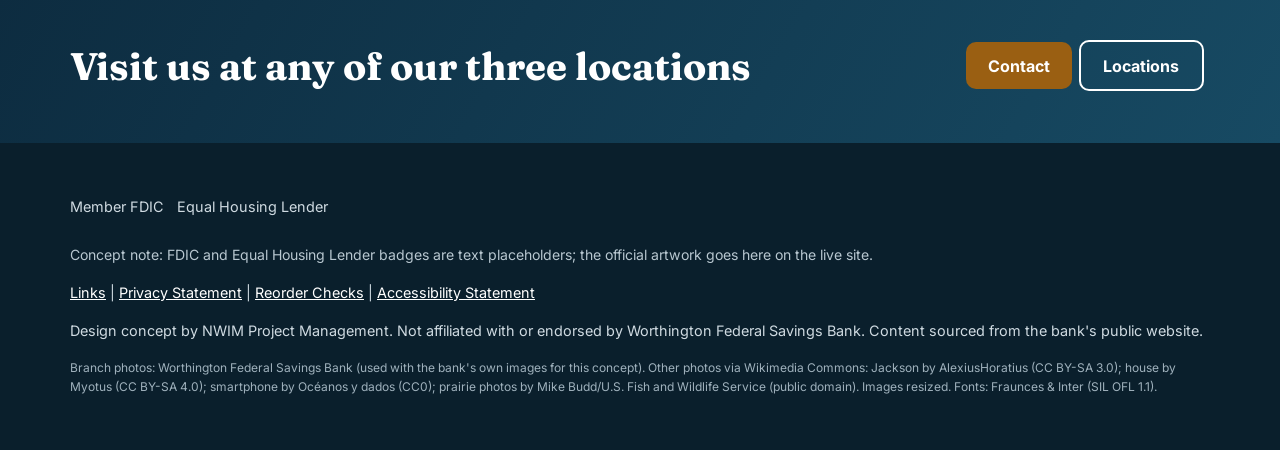
<file: deposit-products.html>
<!doctype html><html lang="en"><head><meta charset="utf-8"><meta name="viewport" content="width=device-width,initial-scale=1">
<meta name="robots" content="noindex,nofollow"><title>Deposit Products — Worthington Federal Savings Bank (Design Concept)</title><meta property="og:title" content="Deposit Products — Worthington Federal Savings Bank (Design Concept)"><meta property="og:description" content="Hello and welcome to Worthington Federal Savings Bank&#39;s Website."><meta property="og:type" content="website"><meta property="og:url" content="https://wfsb.nwimpm.com/deposit-products.html"><meta property="og:image" content="https://wfsb.nwimpm.com/images/share.jpg"><meta property="og:image:width" content="1200"><meta property="og:image:height" content="630"><meta property="og:image:alt" content="Worthington Federal Savings Bank, Worthington office, with the names Worthington, Lakefield and Jackson"><meta name="twitter:card" content="summary_large_image">

<link rel="preload" href="fonts/fraunces-700.woff2" as="font" type="font/woff2" crossorigin><link rel="stylesheet" href="style.css"></head><body>
<div class="concept" role="note">Design concept prepared by NWIM Project Management for Worthington Federal Savings — not the official bank website.</div>
<nav class="util" aria-label="Secondary"><div class="wrap"><a href="about.html">About</a><a href="locations.html">Locations</a><a href="contact.html">Contact</a><a href="calculators.html">Calculators</a><a href="order-checks.html">Order Checks</a></div></nav>
<header><div class="wrap"><a class="mark" href="index.html"><svg width="34" height="34" viewBox="0 0 34 34" aria-hidden="true"><rect width="34" height="34" rx="8" fill="#0d2c40"/><text x="17" y="23" text-anchor="middle" font-family="Georgia,serif" font-size="17" font-weight="700" fill="#e9b25c">W</text></svg><span>Worthington Federal<small>Savings Bank</small></span></a>
<button class="menu-btn" id="menu-btn" type="button" aria-expanded="false" aria-controls="site-menu">Menu</button>
<nav class="primary" id="site-menu" aria-label="Main"><a href="index.html">Home</a><a href="online-banking.html">Online Banking</a><a href="deposit-products.html" aria-current="page">Deposit Products</a><a href="loan-products.html">Loan Products</a><a href="other-products.html">Other Products &amp; Services</a><div class="menu-util"><a href="about.html">About</a><a href="locations.html">Locations</a><a href="contact.html">Contact</a><a href="calculators.html">Calculators</a><a href="order-checks.html">Order Checks</a></div></nav></div></header>
<main id="top"><div class="page-hero"><div class="wrap"><h1>Deposit Products</h1></div></div><section><div class="wrap copy "> <p> <a href="#check">Checking</a> | <a href="#save">Savings</a> | <a href="#cds">Certificate of Deposit</a> | <a href="#ira">IRA</a> </p> <h2><a id="check"></a>DEPOSIT PRODUCTS &gt; CHECKING</h2> <p><strong>NOW ACCOUNT</strong></p> <ul> <li>Electronic deposits and withdrawals are allowed</li> <li>BillPay</li> <li>$200.00 minimum balance</li> <li>Competitive interest rate</li> <li>
$10.00 monthly fee – waived if minimum balance of $200.00 is maintained,
      automatic payment on a Worthington Federal loan, or an ACH deposit of a
      Social Security benefit.
</li> <li>Unlimited transactions</li> <li>VISA Debit Card available</li> <li>
Statement mailed monthly or you can enroll in electronic statements.
</li> <li>Overdraft protection available if qualified.</li> <li>Mobile Deposit<br></li> </ul> <p><strong>MONEY MARKET DEPOSIT ACCOUNT</strong></p> <ul> <li>Electronic deposits and withdrawals are allowed</li> <li>$2,500.00 minimum balance</li> <li>Tiered interest rates</li> <li>
$10.00 monthly fee – waived if minimum balance of $2,500.00 is maintained
</li> <li>Limited Transactions. Minimum withdrawal is $500.00</li> <li>
Limited check writing available - checks must be written for at least
      $500.00
</li> <li>
Statement is mailed monthly or you can enroll in electronic statements.
</li> <li>Mobile Deposit<br></li> </ul> <p><strong>SIMPLE CHECKING</strong></p> <ul> <li>Electronic deposits and withdrawals are allowed</li> <li>BillPay</li> <li>No minimum balance</li> <li>No monthly fees</li> <li>Unlimited transactions</li> <li>VISA Debit Card available</li> <li>
Statement is mailed monthly or you can enroll in electronic statements.
</li> <li>Overdraft protection available, if qualified.</li> <li>Non-interest bearing</li> <li>Mobile Deposit<br></li> <li>$25 to open</li> </ul> <p><strong>BUDGET (SMALL BUSINESS) CHECKING</strong></p> <ul> <li>Electronic deposits and withdrawals are allowed</li> <li>BillPay</li> <li>No minimum balance</li> <li>$3.00 monthly fee</li> <li>$0.10 per item charge for each debit item</li> <li>Unlimited transactions</li> <li>VISA Debit Card available</li> <li>
Statement is mailed monthly or you can enroll in electronic statements.
</li> <li>Overdraft protection available, if qualified.</li> <li>Non-interest bearing</li> <li>Mobile Deposit<br></li> </ul> <h2><a id="save"></a>DEPOSIT PRODUCTS &gt; SAVINGS</h2> <p><strong>STATEMENT SAVINGS ACCOUNT</strong></p> <ul> <li>Electronic deposits and withdrawals are allowed</li> <li>$100.00 minimum balance</li> <li>Competitive interest rate – credited monthly to your account</li> <li>$1.00 monthly fee – waived if minimum balance is maintained</li> <li>
Statement is mailed monthly or you can enroll in electronic statements.
</li> <li>Mobile Deposit<br></li> </ul> <h2><a id="cds"></a>DEPOSIT PRODUCTS &gt; CERTIFICATES OF DEPOSIT / MINIMUM BALANCE</h2> <div class="tscroll" role="region" aria-label="Table (scroll sideways if needed)" tabindex="0"><table> <tbody><tr> <td>182 Day* - $500</td> <td>-</td> <td>7 Month* - $25,000</td> </tr> <tr> <td>9 Month - $500</td> <td>-</td> <td>12 Month - $500</td> </tr> <tr> <td>13 Month* - $25,000</td> <td>-</td> <td>15 Month - $500</td> </tr> <tr> <td>18 Month - $500</td> <td>-</td> <td>24 Month - $500</td> </tr> <tr> <td>30 Month - $500</td> <td>-</td> <td>36 Month - $500</td> </tr> <tr> <td>48 Month - $500</td> <td>-</td> <td>60 Month - $500</td> </tr> </tbody> </table></div> <p>
*Interest is paid at maturity while interest on all other certificates is
    compounded quarterly.
</p> <ul> <li>
Please call our office to check current rates and to see if we are
      offering any specials.<br> </li> </ul> <h2> <strong><a id="ira"></a>DEPOSIT PRODUCTS &gt; INDIVIDUAL RETIREMENT ACCOUNTS</strong> </h2> <p>Worthington Federal offers Traditional, Roth and SEP IRAs</p> <div class="tscroll" role="region" aria-label="Table (scroll sideways if needed)" tabindex="0"><table> <tbody><tr> <td>12 Month </td> <td>-</td> <td>15 Month </td> </tr> <tr> <td>18 Month </td> <td>-</td> <td>24 Month </td> </tr> <tr> <td>30 Month </td> <td>-</td> <td>36 Month </td> </tr> <tr> <td>48 Month </td> <td>-</td> <td>60 Month</td> </tr> </tbody> </table></div> <p>$100 minimum balance</p></div></section><div class="cta"><div class="wrap"><div><h2>Visit us at any of our three locations</h2></div><div><a class="btn" href="contact.html">Contact</a><a class="btn ghost" href="locations.html">Locations</a></div></div></div></main>
<footer><div class="wrap"><div class="comp"><a href="speedbump.html?to=fdic">Member FDIC</a><a href="speedbump.html?to=hud">Equal Housing Lender</a></div><p class="small">Concept note: FDIC and Equal Housing Lender badges are text placeholders; the official artwork goes here on the live site.</p>
<p><a href="index.html">Links</a> | <a href="privacy-statement.html">Privacy Statement</a> | <a href="speedbump.html?to=mainstreet">Reorder Checks</a> | <a href="accessibility.html">Accessibility Statement</a></p>
<p>Design concept by NWIM Project Management. Not affiliated with or endorsed by Worthington Federal Savings Bank. Content sourced from the bank's public website.</p>
<p class="credits">Branch photos: Worthington Federal Savings Bank (used with the bank&#39;s own images for this concept). Other photos via Wikimedia Commons: Jackson by AlexiusHoratius (CC BY-SA 3.0); house by Myotus (CC BY-SA 4.0); smartphone by Océanos y dados (CC0); prairie photos by Mike Budd/U.S. Fish and Wildlife Service (public domain). Images resized. Fonts: Fraunces &amp; Inter (SIL OFL 1.1).</p></div></footer>
<script src="nav.js"></script></body></html>
</file>
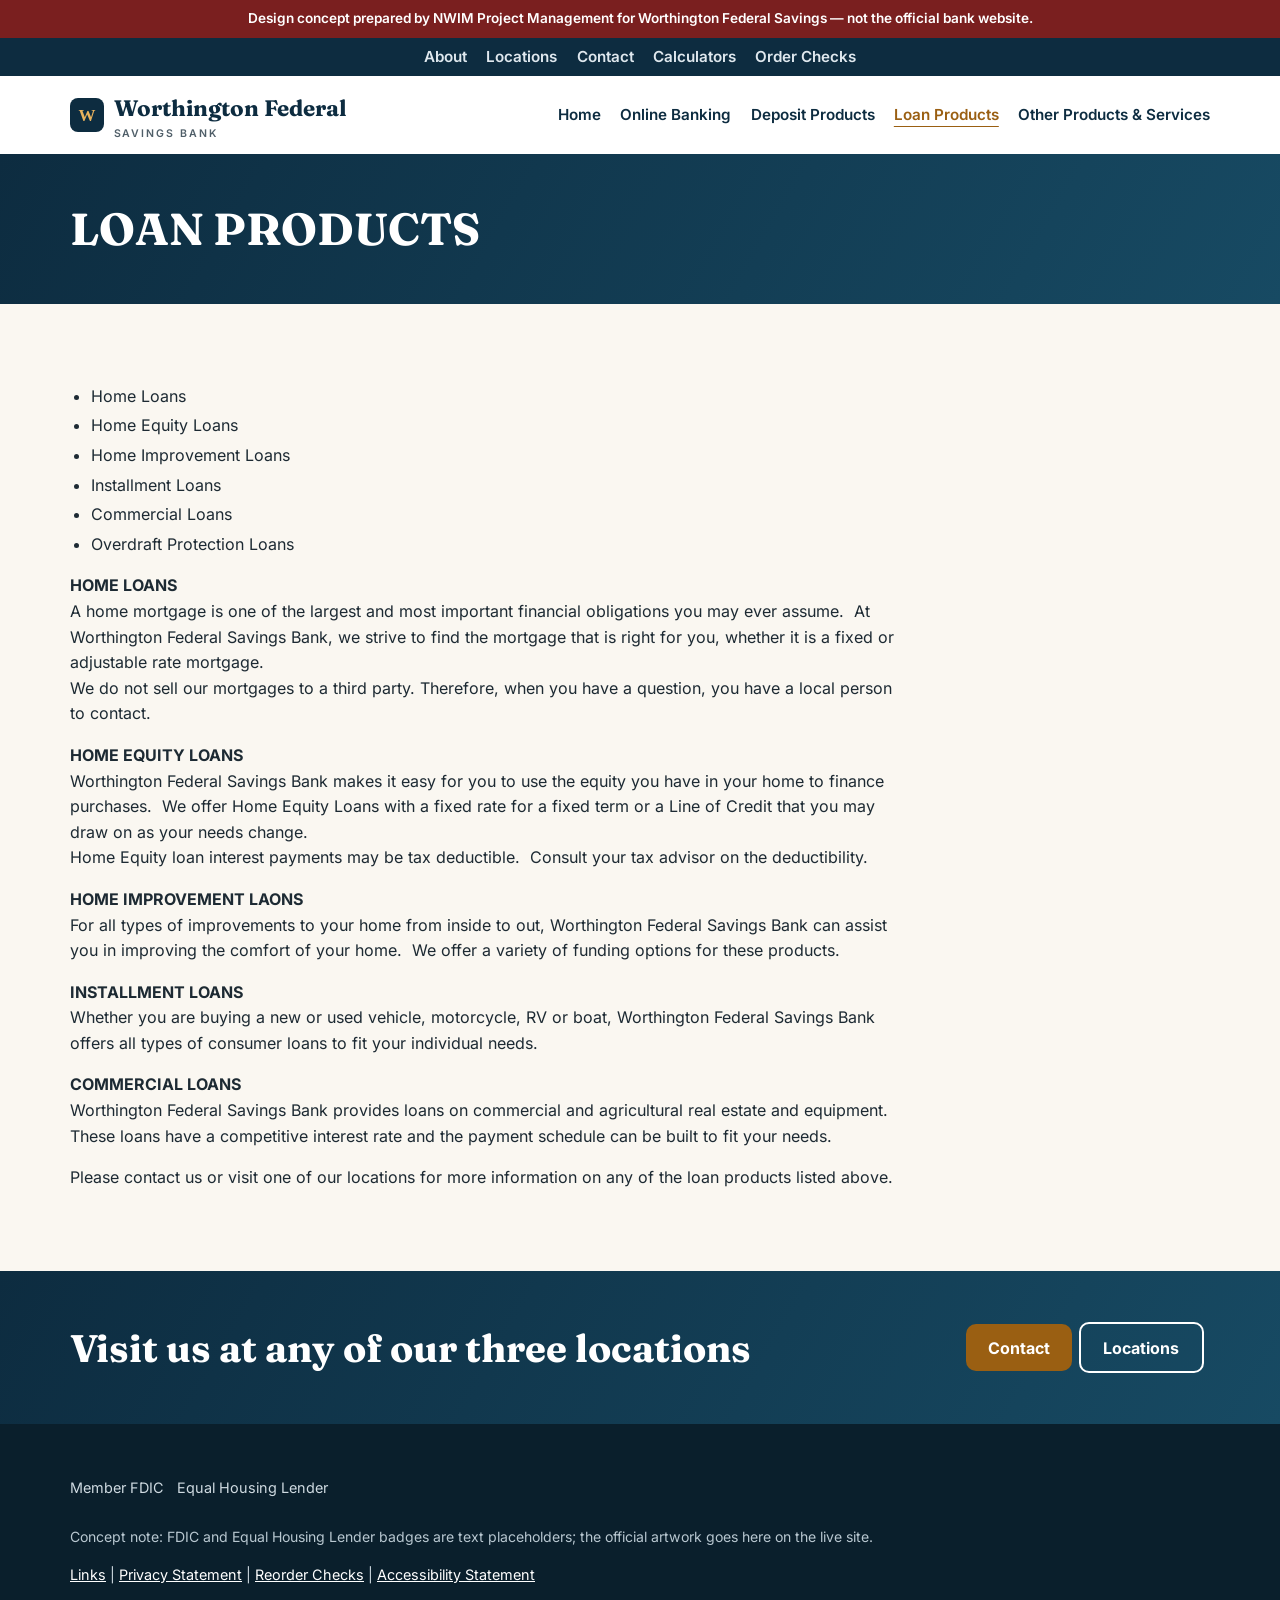
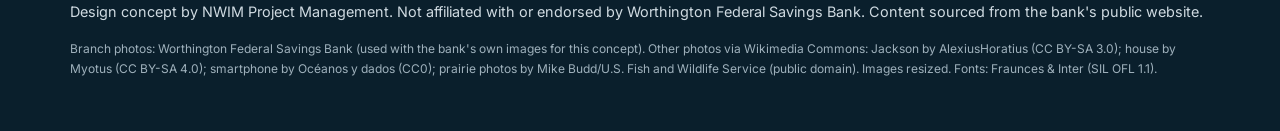
<file: loan-products.html>
<!doctype html><html lang="en"><head><meta charset="utf-8"><meta name="viewport" content="width=device-width,initial-scale=1">
<meta name="robots" content="noindex,nofollow"><title>Loan Products — Worthington Federal Savings Bank (Design Concept)</title><meta property="og:title" content="Loan Products — Worthington Federal Savings Bank (Design Concept)"><meta property="og:description" content="Hello and welcome to Worthington Federal Savings Bank&#39;s Website."><meta property="og:type" content="website"><meta property="og:url" content="https://wfsb.nwimpm.com/loan-products.html"><meta property="og:image" content="https://wfsb.nwimpm.com/images/share.jpg"><meta property="og:image:width" content="1200"><meta property="og:image:height" content="630"><meta property="og:image:alt" content="Worthington Federal Savings Bank, Worthington office, with the names Worthington, Lakefield and Jackson"><meta name="twitter:card" content="summary_large_image">

<link rel="preload" href="fonts/fraunces-700.woff2" as="font" type="font/woff2" crossorigin><link rel="stylesheet" href="style.css"></head><body>
<div class="concept" role="note">Design concept prepared by NWIM Project Management for Worthington Federal Savings — not the official bank website.</div>
<nav class="util" aria-label="Secondary"><div class="wrap"><a href="about.html">About</a><a href="locations.html">Locations</a><a href="contact.html">Contact</a><a href="calculators.html">Calculators</a><a href="order-checks.html">Order Checks</a></div></nav>
<header><div class="wrap"><a class="mark" href="index.html"><svg width="34" height="34" viewBox="0 0 34 34" aria-hidden="true"><rect width="34" height="34" rx="8" fill="#0d2c40"/><text x="17" y="23" text-anchor="middle" font-family="Georgia,serif" font-size="17" font-weight="700" fill="#e9b25c">W</text></svg><span>Worthington Federal<small>Savings Bank</small></span></a>
<button class="menu-btn" id="menu-btn" type="button" aria-expanded="false" aria-controls="site-menu">Menu</button>
<nav class="primary" id="site-menu" aria-label="Main"><a href="index.html">Home</a><a href="online-banking.html">Online Banking</a><a href="deposit-products.html">Deposit Products</a><a href="loan-products.html" aria-current="page">Loan Products</a><a href="other-products.html">Other Products &amp; Services</a><div class="menu-util"><a href="about.html">About</a><a href="locations.html">Locations</a><a href="contact.html">Contact</a><a href="calculators.html">Calculators</a><a href="order-checks.html">Order Checks</a></div></nav></div></header>
<main id="top"><div class="page-hero"><div class="wrap"><h1>LOAN PRODUCTS</h1></div></div><section><div class="wrap copy "> <ul> <li>Home Loans</li> <li>Home Equity Loans</li> <li>Home Improvement Loans</li> <li>Installment Loans</li> <li>Commercial Loans</li> <li>Overdraft Protection Loans</li> </ul> <p> <strong>HOME LOANS</strong><br>
A home mortgage is one of the largest and most important financial obligations
    you may ever assume.&nbsp; At Worthington Federal Savings Bank, we strive to
    find the mortgage that is right for you, whether it is a fixed or adjustable
    rate mortgage.&nbsp; <br>
We do not sell our mortgages to a third party. Therefore, when you have a question,
    you have a local person to contact.&nbsp;
</p> <p> <strong>HOME EQUITY LOANS</strong><br>
Worthington Federal Savings Bank makes it easy for you to use the equity you
    have in your home to finance purchases.&nbsp; We offer Home Equity Loans with
    a fixed rate for a fixed term or a Line of Credit that you may draw on as your
    needs change.<br>
Home Equity loan interest payments may be tax deductible.&nbsp; Consult your
    tax advisor on the deductibility.
</p> <p> <strong>HOME IMPROVEMENT LAONS</strong><br>
For all types of improvements to your home from inside to out, Worthington Federal
    Savings Bank can assist you in improving the comfort of your home. &nbsp;We offer
    a variety of funding options for these products.
</p> <p> <strong>INSTALLMENT LOANS</strong><br>
Whether you are buying a new or used vehicle, motorcycle, RV or boat, Worthington
    Federal Savings Bank offers all types of consumer loans to fit your individual
    needs.
</p> <p> <strong>COMMERCIAL LOANS</strong><br>
Worthington Federal Savings Bank provides loans on commercial and agricultural
    real estate and equipment.&nbsp; These loans have a competitive interest rate
    and the payment schedule can be built to fit your needs.
</p> <p>
Please contact us or visit one of our locations for more information on any
    of the loan products listed above.
</p></div></section><div class="cta"><div class="wrap"><div><h2>Visit us at any of our three locations</h2></div><div><a class="btn" href="contact.html">Contact</a><a class="btn ghost" href="locations.html">Locations</a></div></div></div></main>
<footer><div class="wrap"><div class="comp"><a href="speedbump.html?to=fdic">Member FDIC</a><a href="speedbump.html?to=hud">Equal Housing Lender</a></div><p class="small">Concept note: FDIC and Equal Housing Lender badges are text placeholders; the official artwork goes here on the live site.</p>
<p><a href="index.html">Links</a> | <a href="privacy-statement.html">Privacy Statement</a> | <a href="speedbump.html?to=mainstreet">Reorder Checks</a> | <a href="accessibility.html">Accessibility Statement</a></p>
<p>Design concept by NWIM Project Management. Not affiliated with or endorsed by Worthington Federal Savings Bank. Content sourced from the bank's public website.</p>
<p class="credits">Branch photos: Worthington Federal Savings Bank (used with the bank&#39;s own images for this concept). Other photos via Wikimedia Commons: Jackson by AlexiusHoratius (CC BY-SA 3.0); house by Myotus (CC BY-SA 4.0); smartphone by Océanos y dados (CC0); prairie photos by Mike Budd/U.S. Fish and Wildlife Service (public domain). Images resized. Fonts: Fraunces &amp; Inter (SIL OFL 1.1).</p></div></footer>
<script src="nav.js"></script></body></html>
</file>
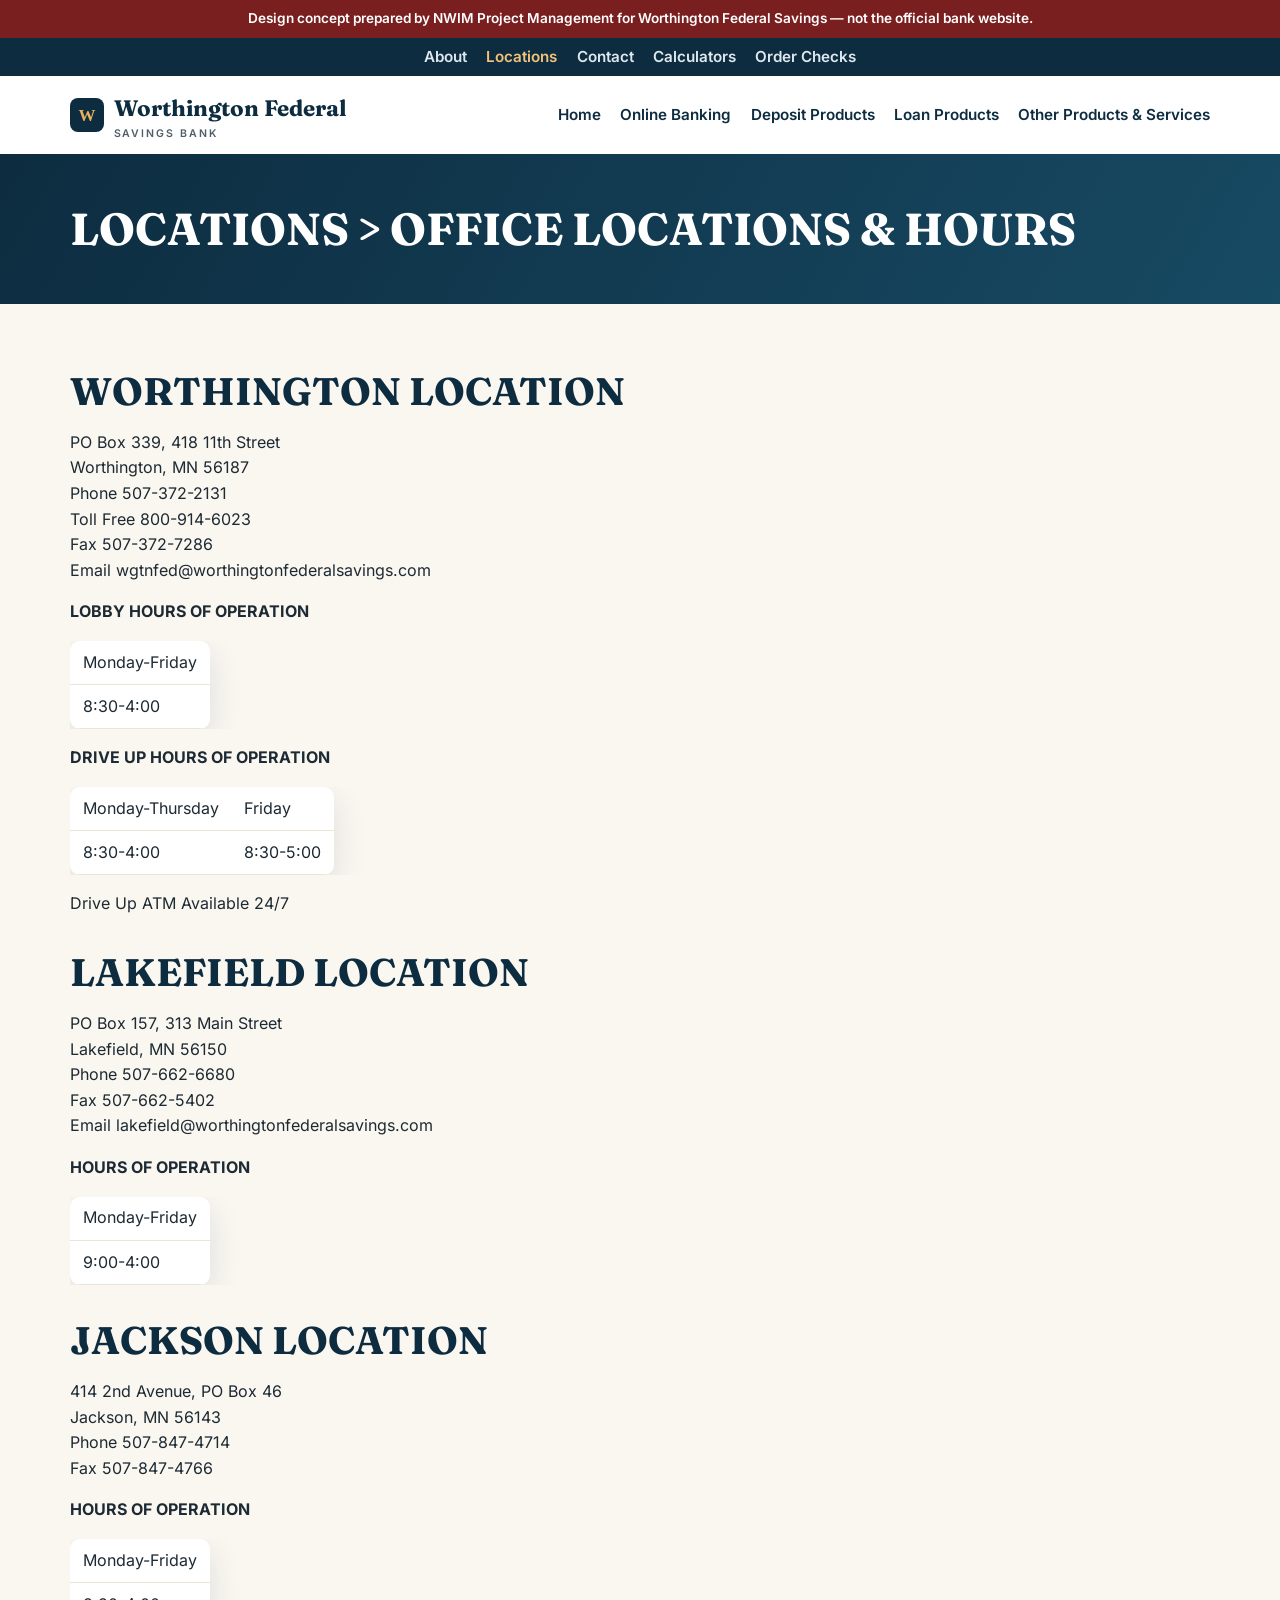
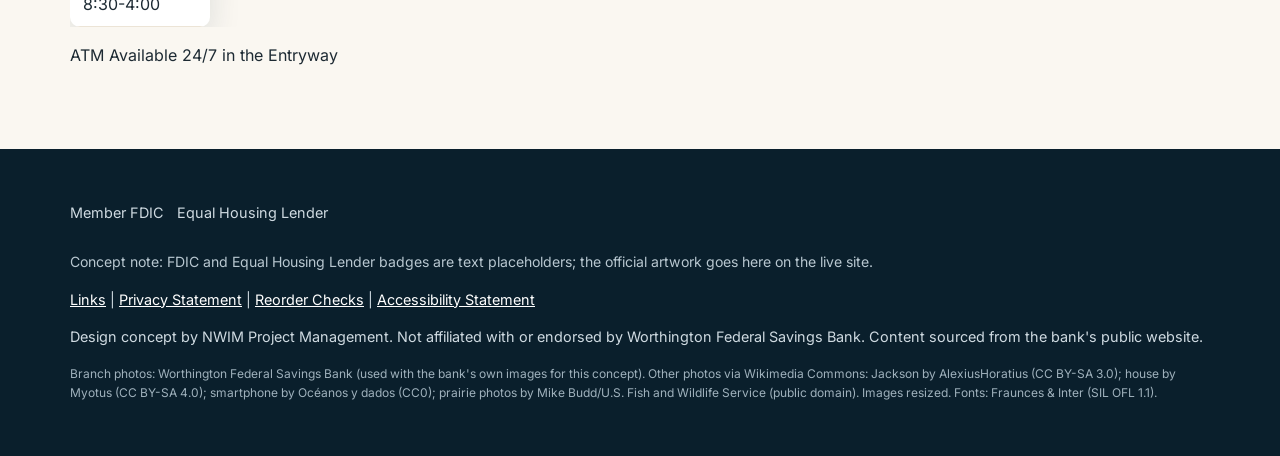
<file: locations.html>
<!doctype html><html lang="en"><head><meta charset="utf-8"><meta name="viewport" content="width=device-width,initial-scale=1">
<meta name="robots" content="noindex,nofollow"><title>Locations — Worthington Federal Savings Bank (Design Concept)</title><meta property="og:title" content="Locations — Worthington Federal Savings Bank (Design Concept)"><meta property="og:description" content="Hello and welcome to Worthington Federal Savings Bank&#39;s Website."><meta property="og:type" content="website"><meta property="og:url" content="https://wfsb.nwimpm.com/locations.html"><meta property="og:image" content="https://wfsb.nwimpm.com/images/share.jpg"><meta property="og:image:width" content="1200"><meta property="og:image:height" content="630"><meta property="og:image:alt" content="Worthington Federal Savings Bank, Worthington office, with the names Worthington, Lakefield and Jackson"><meta name="twitter:card" content="summary_large_image">

<link rel="preload" href="fonts/fraunces-700.woff2" as="font" type="font/woff2" crossorigin><link rel="stylesheet" href="style.css"></head><body>
<div class="concept" role="note">Design concept prepared by NWIM Project Management for Worthington Federal Savings — not the official bank website.</div>
<nav class="util" aria-label="Secondary"><div class="wrap"><a href="about.html">About</a><a href="locations.html" aria-current="page">Locations</a><a href="contact.html">Contact</a><a href="calculators.html">Calculators</a><a href="order-checks.html">Order Checks</a></div></nav>
<header><div class="wrap"><a class="mark" href="index.html"><svg width="34" height="34" viewBox="0 0 34 34" aria-hidden="true"><rect width="34" height="34" rx="8" fill="#0d2c40"/><text x="17" y="23" text-anchor="middle" font-family="Georgia,serif" font-size="17" font-weight="700" fill="#e9b25c">W</text></svg><span>Worthington Federal<small>Savings Bank</small></span></a>
<button class="menu-btn" id="menu-btn" type="button" aria-expanded="false" aria-controls="site-menu">Menu</button>
<nav class="primary" id="site-menu" aria-label="Main"><a href="index.html">Home</a><a href="online-banking.html">Online Banking</a><a href="deposit-products.html">Deposit Products</a><a href="loan-products.html">Loan Products</a><a href="other-products.html">Other Products &amp; Services</a><div class="menu-util"><a href="about.html">About</a><a href="locations.html" aria-current="page">Locations</a><a href="contact.html">Contact</a><a href="calculators.html">Calculators</a><a href="order-checks.html">Order Checks</a></div></nav></div></header>
<main id="top"><div class="page-hero"><div class="wrap"><h1>LOCATIONS &gt; OFFICE LOCATIONS &amp; HOURS</h1></div></div><section><div class="wrap copy "> <h2> WORTHINGTON LOCATION
</h2> <p>
PO Box 339, 418 11th Street<br>
Worthington, MN 56187<br>
Phone 507-372-2131 <br>
Toll Free 800-914-6023<br>
Fax 507-372-7286<br>
Email wgtnfed@worthingtonfederalsavings.com
</p> <strong>LOBBY HOURS OF OPERATION</strong> <div class="tscroll" role="region" aria-label="Table (scroll sideways if needed)" tabindex="0"><table> <tbody><tr> <td>Monday-Friday</td> </tr> <tr> <td>8:30-4:00 </td> </tr> </tbody> </table></div> <strong>DRIVE UP HOURS OF OPERATION</strong><div class="tscroll" role="region" aria-label="Table (scroll sideways if needed)" tabindex="0"><table> <tbody><tr> <td>Monday-Thursday</td> <td>Friday</td> </tr> <tr> <td>8:30-4:00 </td> <td>8:30-5:00 </td> </tr> </tbody> </table></div> <p>Drive Up ATM Available 24/7</p> <h2> LAKEFIELD LOCATION
</h2> <p>
PO Box 157, 313 Main Street<br>
Lakefield, MN 56150<br>
Phone 507-662-6680<br>
Fax 507-662-5402<br>
Email lakefield@worthingtonfederalsavings.com
</p> <strong>HOURS OF OPERATION</strong><div class="tscroll" role="region" aria-label="Table (scroll sideways if needed)" tabindex="0"><table> <tbody><tr> <td>Monday-Friday</td> </tr> <tr> <td>9:00-4:00 </td> </tr> </tbody> </table></div> <h2> JACKSON LOCATION
</h2> <p>
414 2nd Avenue, PO Box 46<br>
Jackson, MN 56143<br>
Phone 507-847-4714<br>
Fax 507-847-4766
</p> <strong>HOURS OF OPERATION</strong><div class="tscroll" role="region" aria-label="Table (scroll sideways if needed)" tabindex="0"><table> <tbody><tr> <td>Monday-Friday</td> </tr> <tr> <td>8:30-4:00 </td> </tr> </tbody> </table></div> <p>ATM Available 24/7 in the Entryway</p> <div></div></div></section></main>
<footer><div class="wrap"><div class="comp"><a href="speedbump.html?to=fdic">Member FDIC</a><a href="speedbump.html?to=hud">Equal Housing Lender</a></div><p class="small">Concept note: FDIC and Equal Housing Lender badges are text placeholders; the official artwork goes here on the live site.</p>
<p><a href="index.html">Links</a> | <a href="privacy-statement.html">Privacy Statement</a> | <a href="speedbump.html?to=mainstreet">Reorder Checks</a> | <a href="accessibility.html">Accessibility Statement</a></p>
<p>Design concept by NWIM Project Management. Not affiliated with or endorsed by Worthington Federal Savings Bank. Content sourced from the bank's public website.</p>
<p class="credits">Branch photos: Worthington Federal Savings Bank (used with the bank&#39;s own images for this concept). Other photos via Wikimedia Commons: Jackson by AlexiusHoratius (CC BY-SA 3.0); house by Myotus (CC BY-SA 4.0); smartphone by Océanos y dados (CC0); prairie photos by Mike Budd/U.S. Fish and Wildlife Service (public domain). Images resized. Fonts: Fraunces &amp; Inter (SIL OFL 1.1).</p></div></footer>
<script src="nav.js"></script></body></html>
</file>
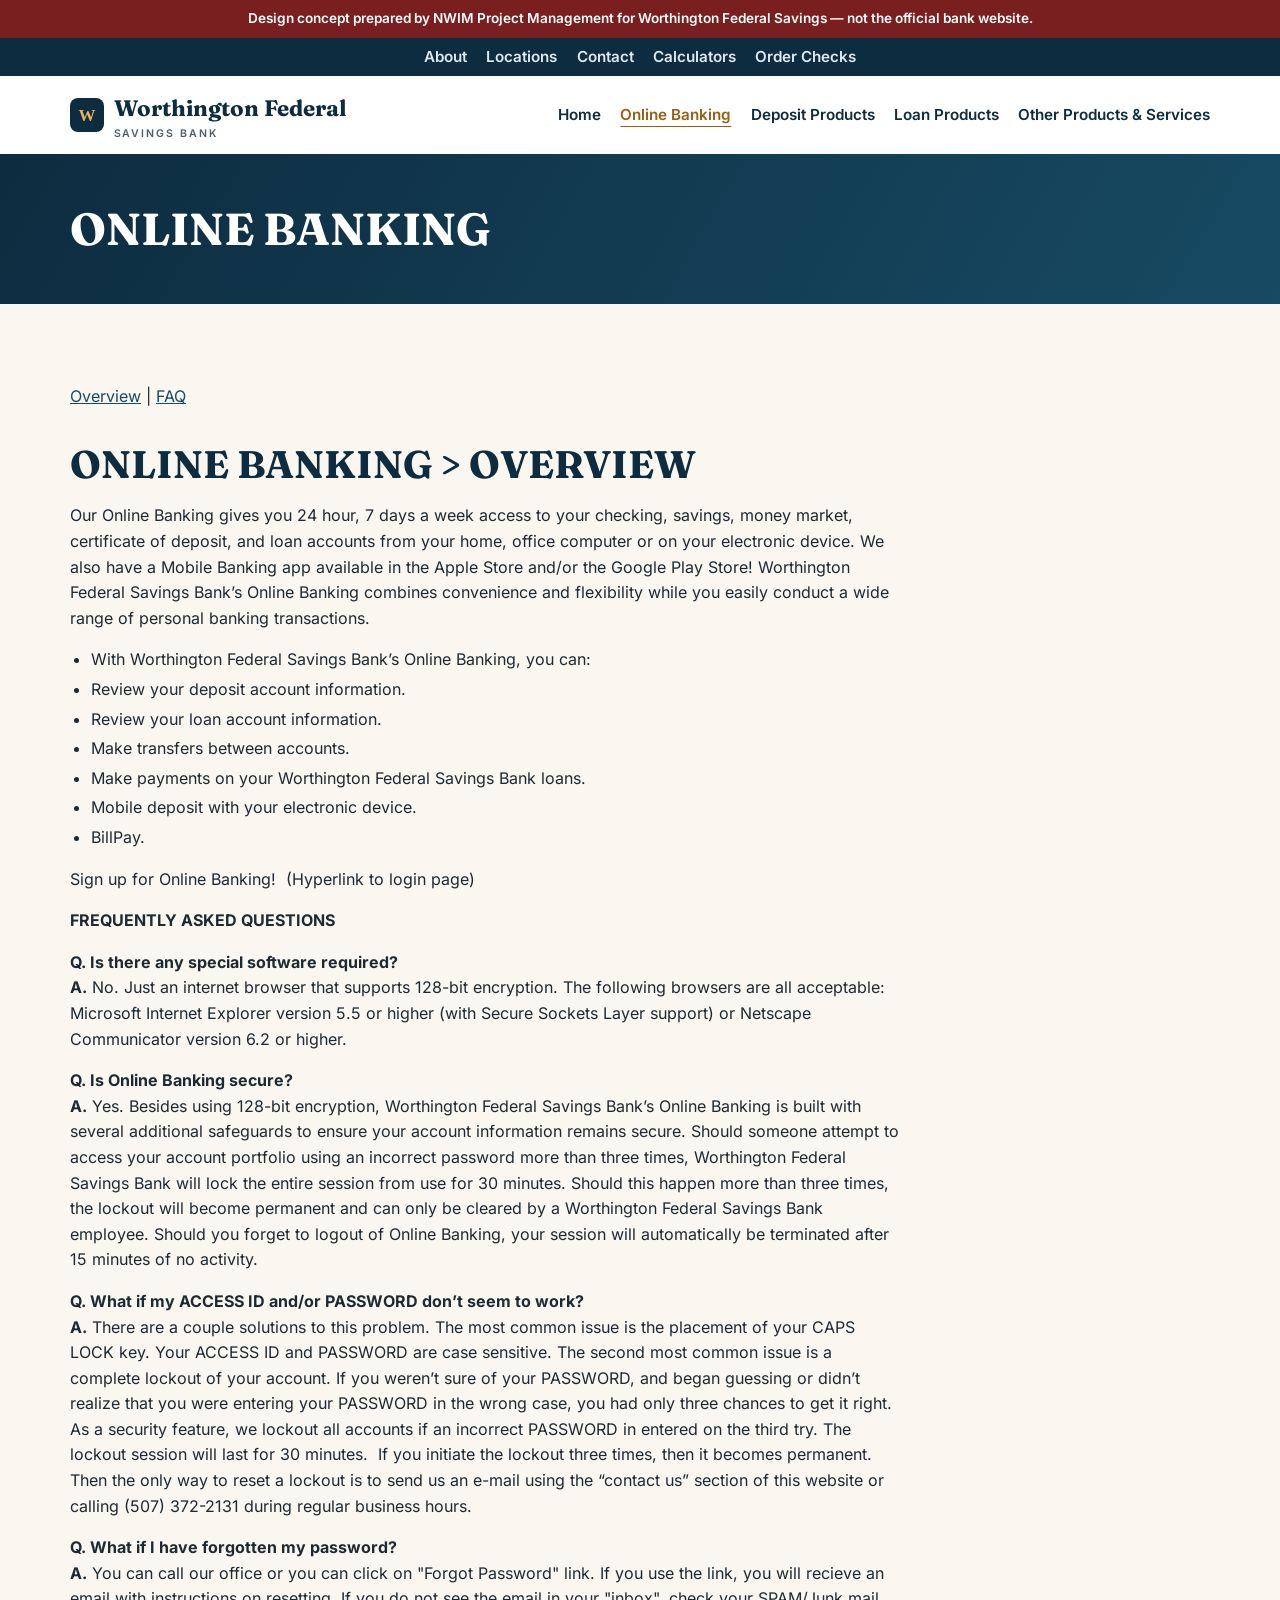
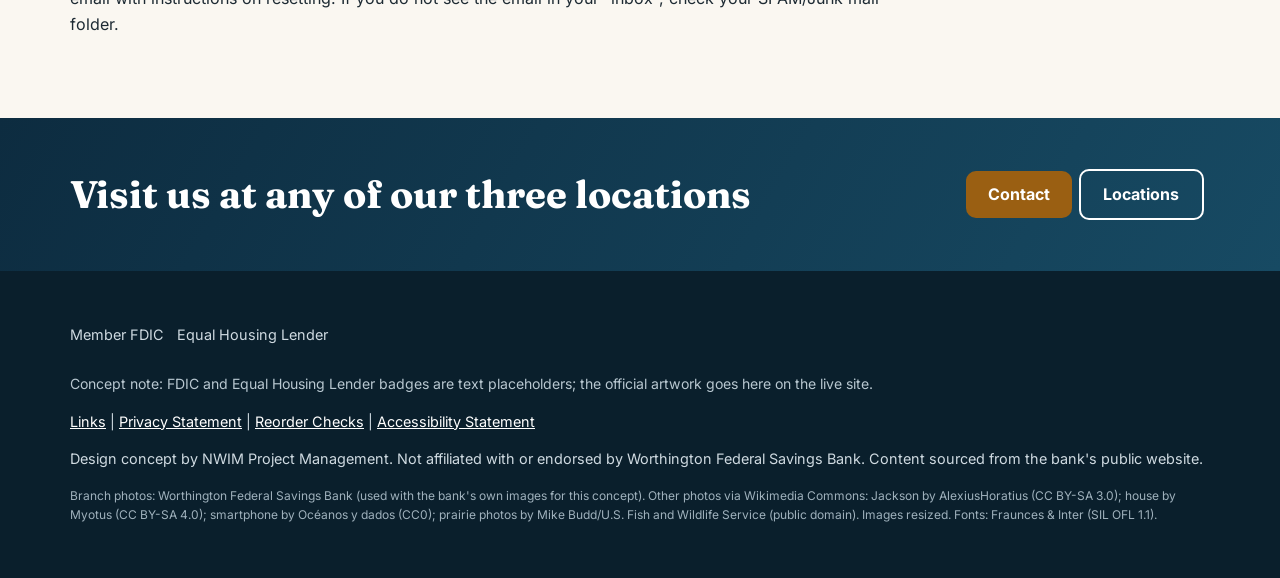
<file: online-banking.html>
<!doctype html><html lang="en"><head><meta charset="utf-8"><meta name="viewport" content="width=device-width,initial-scale=1">
<meta name="robots" content="noindex,nofollow"><title>Online Banking — Worthington Federal Savings Bank (Design Concept)</title><meta property="og:title" content="Online Banking — Worthington Federal Savings Bank (Design Concept)"><meta property="og:description" content="Hello and welcome to Worthington Federal Savings Bank&#39;s Website."><meta property="og:type" content="website"><meta property="og:url" content="https://wfsb.nwimpm.com/online-banking.html"><meta property="og:image" content="https://wfsb.nwimpm.com/images/share.jpg"><meta property="og:image:width" content="1200"><meta property="og:image:height" content="630"><meta property="og:image:alt" content="Worthington Federal Savings Bank, Worthington office, with the names Worthington, Lakefield and Jackson"><meta name="twitter:card" content="summary_large_image">

<link rel="preload" href="fonts/fraunces-700.woff2" as="font" type="font/woff2" crossorigin><link rel="stylesheet" href="style.css"></head><body>
<div class="concept" role="note">Design concept prepared by NWIM Project Management for Worthington Federal Savings — not the official bank website.</div>
<nav class="util" aria-label="Secondary"><div class="wrap"><a href="about.html">About</a><a href="locations.html">Locations</a><a href="contact.html">Contact</a><a href="calculators.html">Calculators</a><a href="order-checks.html">Order Checks</a></div></nav>
<header><div class="wrap"><a class="mark" href="index.html"><svg width="34" height="34" viewBox="0 0 34 34" aria-hidden="true"><rect width="34" height="34" rx="8" fill="#0d2c40"/><text x="17" y="23" text-anchor="middle" font-family="Georgia,serif" font-size="17" font-weight="700" fill="#e9b25c">W</text></svg><span>Worthington Federal<small>Savings Bank</small></span></a>
<button class="menu-btn" id="menu-btn" type="button" aria-expanded="false" aria-controls="site-menu">Menu</button>
<nav class="primary" id="site-menu" aria-label="Main"><a href="index.html">Home</a><a href="online-banking.html" aria-current="page">Online Banking</a><a href="deposit-products.html">Deposit Products</a><a href="loan-products.html">Loan Products</a><a href="other-products.html">Other Products &amp; Services</a><div class="menu-util"><a href="about.html">About</a><a href="locations.html">Locations</a><a href="contact.html">Contact</a><a href="calculators.html">Calculators</a><a href="order-checks.html">Order Checks</a></div></nav></div></header>
<main id="top"><div class="page-hero"><div class="wrap"><h1>ONLINE BANKING</h1></div></div><section><div class="wrap copy "> <p> <a href="#over">Overview</a> | <a href="#faq">FAQ</a> </p> <h2><a id="over"></a>ONLINE BANKING &gt; OVERVIEW</h2> <p>
Our Online Banking gives you 24 hour, 7 days a week access to your checking,
    savings, money market, certificate of deposit, and loan accounts from your
    home, office computer or on your electronic device. We also have a Mobile
    Banking app available in the Apple Store and/or the Google Play Store!
    Worthington Federal Savings Bank’s Online Banking combines convenience and
    flexibility while you easily conduct a wide range of personal banking
    transactions.
</p> <ul> <li>With Worthington Federal Savings Bank’s Online Banking, you can:</li> <li>Review your deposit account information.</li> <li>Review your loan account information.</li> <li>Make transfers between accounts.</li> <li>Make payments on your Worthington Federal Savings Bank loans.</li> <li>Mobile deposit with your electronic device.</li> <li>BillPay.<br></li> </ul> <p>Sign up for Online Banking!&nbsp; (Hyperlink to login page)</p> <p> <span><strong><a id="faq"></a>FREQUENTLY ASKED QUESTIONS</strong></span> </p> <p> <strong>Q. Is there any special software required?<br>
A.</strong> No. Just an internet browser that supports 128-bit encryption. The following
    browsers are all acceptable: Microsoft Internet Explorer version 5.5 or higher
    (with Secure Sockets Layer support) or Netscape Communicator version 6.2 or higher.
</p> <p> <strong>Q. Is Online Banking secure? <br>
A.</strong> Yes. Besides using 128-bit encryption, Worthington Federal Savings Bank’s Online
    Banking is built with several additional safeguards to ensure your account information
    remains secure. Should someone attempt to access your account portfolio using
    an incorrect password more than three times, Worthington Federal Savings Bank
    will lock the entire session from use for 30 minutes. Should this happen more
    than three times, the lockout will become permanent and can only be cleared by
    a Worthington Federal Savings Bank employee. Should you forget to logout of Online
    Banking, your session will automatically be terminated after 15 minutes of no
    activity.
</p> <p> <strong>Q. What if my ACCESS ID and/or PASSWORD don’t seem to work? <br>
A.</strong> There are a couple solutions to this problem. The most common issue is the
    placement of your CAPS LOCK key. Your ACCESS ID and PASSWORD are case sensitive.
    The second most common issue is a complete lockout of your account. If you weren’t
    sure of your PASSWORD, and began guessing or didn’t realize that you were entering
    your PASSWORD in the wrong case, you had only three chances to get it right.
    As a security feature, we lockout all accounts if an incorrect PASSWORD in entered
    on the third try. The lockout session will last for 30 minutes.&nbsp; If you
    initiate the lockout three times, then it becomes permanent.&nbsp; Then the only
    way to reset a lockout is to send us an e-mail using the “contact us” section
    of this website or calling (507) 372-2131 during regular business hours.
</p> <p> <strong>Q. What if I have forgotten my password?<br>
A.</strong> You can call our office or you can click on "Forgot Password" link. If you
    use the link, you will recieve an email with instructions on resetting. If you
    do not see the email in your "inbox", check your SPAM/Junk mail folder.
</p></div></section><div class="cta"><div class="wrap"><div><h2>Visit us at any of our three locations</h2></div><div><a class="btn" href="contact.html">Contact</a><a class="btn ghost" href="locations.html">Locations</a></div></div></div></main>
<footer><div class="wrap"><div class="comp"><a href="speedbump.html?to=fdic">Member FDIC</a><a href="speedbump.html?to=hud">Equal Housing Lender</a></div><p class="small">Concept note: FDIC and Equal Housing Lender badges are text placeholders; the official artwork goes here on the live site.</p>
<p><a href="index.html">Links</a> | <a href="privacy-statement.html">Privacy Statement</a> | <a href="speedbump.html?to=mainstreet">Reorder Checks</a> | <a href="accessibility.html">Accessibility Statement</a></p>
<p>Design concept by NWIM Project Management. Not affiliated with or endorsed by Worthington Federal Savings Bank. Content sourced from the bank's public website.</p>
<p class="credits">Branch photos: Worthington Federal Savings Bank (used with the bank&#39;s own images for this concept). Other photos via Wikimedia Commons: Jackson by AlexiusHoratius (CC BY-SA 3.0); house by Myotus (CC BY-SA 4.0); smartphone by Océanos y dados (CC0); prairie photos by Mike Budd/U.S. Fish and Wildlife Service (public domain). Images resized. Fonts: Fraunces &amp; Inter (SIL OFL 1.1).</p></div></footer>
<script src="nav.js"></script></body></html>
</file>
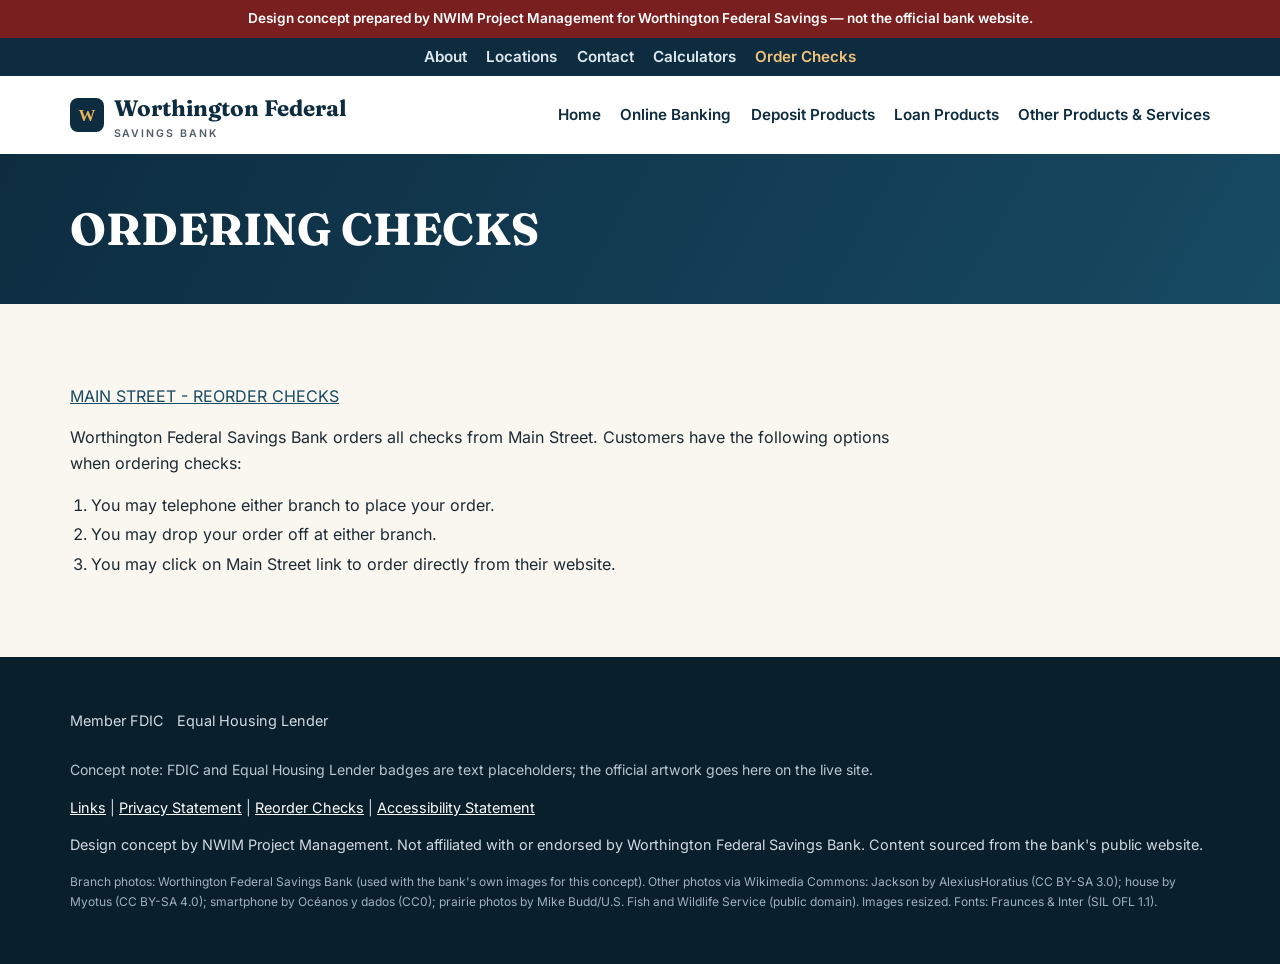
<file: order-checks.html>
<!doctype html><html lang="en"><head><meta charset="utf-8"><meta name="viewport" content="width=device-width,initial-scale=1">
<meta name="robots" content="noindex,nofollow"><title>Order Checks — Worthington Federal Savings Bank (Design Concept)</title><meta property="og:title" content="Order Checks — Worthington Federal Savings Bank (Design Concept)"><meta property="og:description" content="Hello and welcome to Worthington Federal Savings Bank&#39;s Website."><meta property="og:type" content="website"><meta property="og:url" content="https://wfsb.nwimpm.com/order-checks.html"><meta property="og:image" content="https://wfsb.nwimpm.com/images/share.jpg"><meta property="og:image:width" content="1200"><meta property="og:image:height" content="630"><meta property="og:image:alt" content="Worthington Federal Savings Bank, Worthington office, with the names Worthington, Lakefield and Jackson"><meta name="twitter:card" content="summary_large_image">

<link rel="preload" href="fonts/fraunces-700.woff2" as="font" type="font/woff2" crossorigin><link rel="stylesheet" href="style.css"></head><body>
<div class="concept" role="note">Design concept prepared by NWIM Project Management for Worthington Federal Savings — not the official bank website.</div>
<nav class="util" aria-label="Secondary"><div class="wrap"><a href="about.html">About</a><a href="locations.html">Locations</a><a href="contact.html">Contact</a><a href="calculators.html">Calculators</a><a href="order-checks.html" aria-current="page">Order Checks</a></div></nav>
<header><div class="wrap"><a class="mark" href="index.html"><svg width="34" height="34" viewBox="0 0 34 34" aria-hidden="true"><rect width="34" height="34" rx="8" fill="#0d2c40"/><text x="17" y="23" text-anchor="middle" font-family="Georgia,serif" font-size="17" font-weight="700" fill="#e9b25c">W</text></svg><span>Worthington Federal<small>Savings Bank</small></span></a>
<button class="menu-btn" id="menu-btn" type="button" aria-expanded="false" aria-controls="site-menu">Menu</button>
<nav class="primary" id="site-menu" aria-label="Main"><a href="index.html">Home</a><a href="online-banking.html">Online Banking</a><a href="deposit-products.html">Deposit Products</a><a href="loan-products.html">Loan Products</a><a href="other-products.html">Other Products &amp; Services</a><div class="menu-util"><a href="about.html">About</a><a href="locations.html">Locations</a><a href="contact.html">Contact</a><a href="calculators.html">Calculators</a><a href="order-checks.html" aria-current="page">Order Checks</a></div></nav></div></header>
<main id="top"><div class="page-hero"><div class="wrap"><h1>ORDERING CHECKS</h1></div></div><section><div class="wrap copy "> <p> <a href="speedbump.html?to=mainstreet">MAIN STREET - REORDER CHECKS</a> </p> <p>
Worthington Federal Savings Bank orders all checks from Main Street.
    Customers have the following options when ordering checks:
</p> <ol> <li>You may telephone either branch to place your order.</li> <li>You may drop your order off at either branch.</li> <li>
You may click on Main Street link to order directly from their website.
</li> </ol></div></section></main>
<footer><div class="wrap"><div class="comp"><a href="speedbump.html?to=fdic">Member FDIC</a><a href="speedbump.html?to=hud">Equal Housing Lender</a></div><p class="small">Concept note: FDIC and Equal Housing Lender badges are text placeholders; the official artwork goes here on the live site.</p>
<p><a href="index.html">Links</a> | <a href="privacy-statement.html">Privacy Statement</a> | <a href="speedbump.html?to=mainstreet">Reorder Checks</a> | <a href="accessibility.html">Accessibility Statement</a></p>
<p>Design concept by NWIM Project Management. Not affiliated with or endorsed by Worthington Federal Savings Bank. Content sourced from the bank's public website.</p>
<p class="credits">Branch photos: Worthington Federal Savings Bank (used with the bank&#39;s own images for this concept). Other photos via Wikimedia Commons: Jackson by AlexiusHoratius (CC BY-SA 3.0); house by Myotus (CC BY-SA 4.0); smartphone by Océanos y dados (CC0); prairie photos by Mike Budd/U.S. Fish and Wildlife Service (public domain). Images resized. Fonts: Fraunces &amp; Inter (SIL OFL 1.1).</p></div></footer>
<script src="nav.js"></script></body></html>
</file>
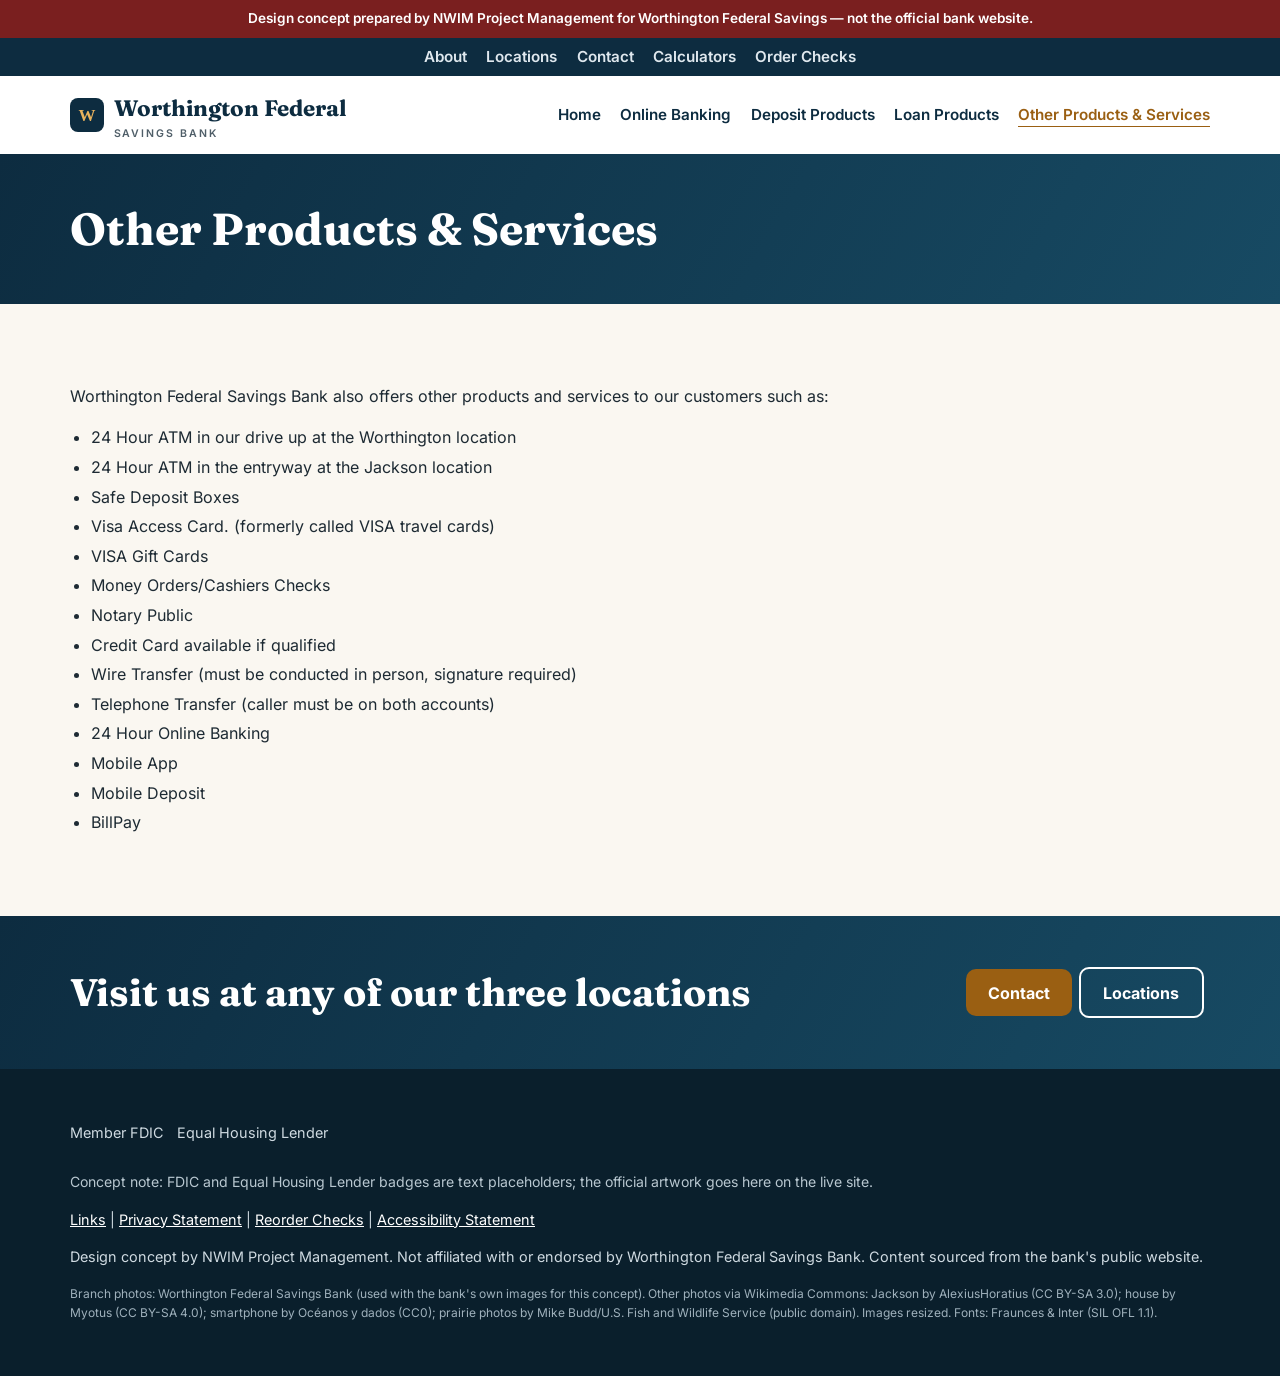
<file: other-products.html>
<!doctype html><html lang="en"><head><meta charset="utf-8"><meta name="viewport" content="width=device-width,initial-scale=1">
<meta name="robots" content="noindex,nofollow"><title>Other Products & Services — Worthington Federal Savings Bank (Design Concept)</title><meta property="og:title" content="Other Products & Services — Worthington Federal Savings Bank (Design Concept)"><meta property="og:description" content="Hello and welcome to Worthington Federal Savings Bank&#39;s Website."><meta property="og:type" content="website"><meta property="og:url" content="https://wfsb.nwimpm.com/other-products.html"><meta property="og:image" content="https://wfsb.nwimpm.com/images/share.jpg"><meta property="og:image:width" content="1200"><meta property="og:image:height" content="630"><meta property="og:image:alt" content="Worthington Federal Savings Bank, Worthington office, with the names Worthington, Lakefield and Jackson"><meta name="twitter:card" content="summary_large_image">

<link rel="preload" href="fonts/fraunces-700.woff2" as="font" type="font/woff2" crossorigin><link rel="stylesheet" href="style.css"></head><body>
<div class="concept" role="note">Design concept prepared by NWIM Project Management for Worthington Federal Savings — not the official bank website.</div>
<nav class="util" aria-label="Secondary"><div class="wrap"><a href="about.html">About</a><a href="locations.html">Locations</a><a href="contact.html">Contact</a><a href="calculators.html">Calculators</a><a href="order-checks.html">Order Checks</a></div></nav>
<header><div class="wrap"><a class="mark" href="index.html"><svg width="34" height="34" viewBox="0 0 34 34" aria-hidden="true"><rect width="34" height="34" rx="8" fill="#0d2c40"/><text x="17" y="23" text-anchor="middle" font-family="Georgia,serif" font-size="17" font-weight="700" fill="#e9b25c">W</text></svg><span>Worthington Federal<small>Savings Bank</small></span></a>
<button class="menu-btn" id="menu-btn" type="button" aria-expanded="false" aria-controls="site-menu">Menu</button>
<nav class="primary" id="site-menu" aria-label="Main"><a href="index.html">Home</a><a href="online-banking.html">Online Banking</a><a href="deposit-products.html">Deposit Products</a><a href="loan-products.html">Loan Products</a><a href="other-products.html" aria-current="page">Other Products &amp; Services</a><div class="menu-util"><a href="about.html">About</a><a href="locations.html">Locations</a><a href="contact.html">Contact</a><a href="calculators.html">Calculators</a><a href="order-checks.html">Order Checks</a></div></nav></div></header>
<main id="top"><div class="page-hero"><div class="wrap"><h1>Other Products &amp; Services</h1></div></div><section><div class="wrap copy "> <p>
Worthington Federal Savings Bank also offers other products and services to
    our customers such as:
</p> <ul> <li>24 Hour ATM in our drive up at the Worthington location</li> <li>24 Hour ATM in the entryway at the Jackson location</li> <li>Safe Deposit Boxes</li> <li>Visa Access Card. (formerly called VISA travel cards)</li> <li>VISA Gift Cards</li> <li>Money Orders/Cashiers Checks</li> <li>Notary Public</li> <li>Credit Card available if qualified</li> <li>Wire Transfer (must be conducted in person, signature required)</li> <li>Telephone Transfer (caller must be on both accounts)</li> <li>24 Hour Online Banking</li> <li>Mobile App</li> <li>Mobile Deposit</li> <li>BillPay</li> </ul></div></section><div class="cta"><div class="wrap"><div><h2>Visit us at any of our three locations</h2></div><div><a class="btn" href="contact.html">Contact</a><a class="btn ghost" href="locations.html">Locations</a></div></div></div></main>
<footer><div class="wrap"><div class="comp"><a href="speedbump.html?to=fdic">Member FDIC</a><a href="speedbump.html?to=hud">Equal Housing Lender</a></div><p class="small">Concept note: FDIC and Equal Housing Lender badges are text placeholders; the official artwork goes here on the live site.</p>
<p><a href="index.html">Links</a> | <a href="privacy-statement.html">Privacy Statement</a> | <a href="speedbump.html?to=mainstreet">Reorder Checks</a> | <a href="accessibility.html">Accessibility Statement</a></p>
<p>Design concept by NWIM Project Management. Not affiliated with or endorsed by Worthington Federal Savings Bank. Content sourced from the bank's public website.</p>
<p class="credits">Branch photos: Worthington Federal Savings Bank (used with the bank&#39;s own images for this concept). Other photos via Wikimedia Commons: Jackson by AlexiusHoratius (CC BY-SA 3.0); house by Myotus (CC BY-SA 4.0); smartphone by Océanos y dados (CC0); prairie photos by Mike Budd/U.S. Fish and Wildlife Service (public domain). Images resized. Fonts: Fraunces &amp; Inter (SIL OFL 1.1).</p></div></footer>
<script src="nav.js"></script></body></html>
</file>
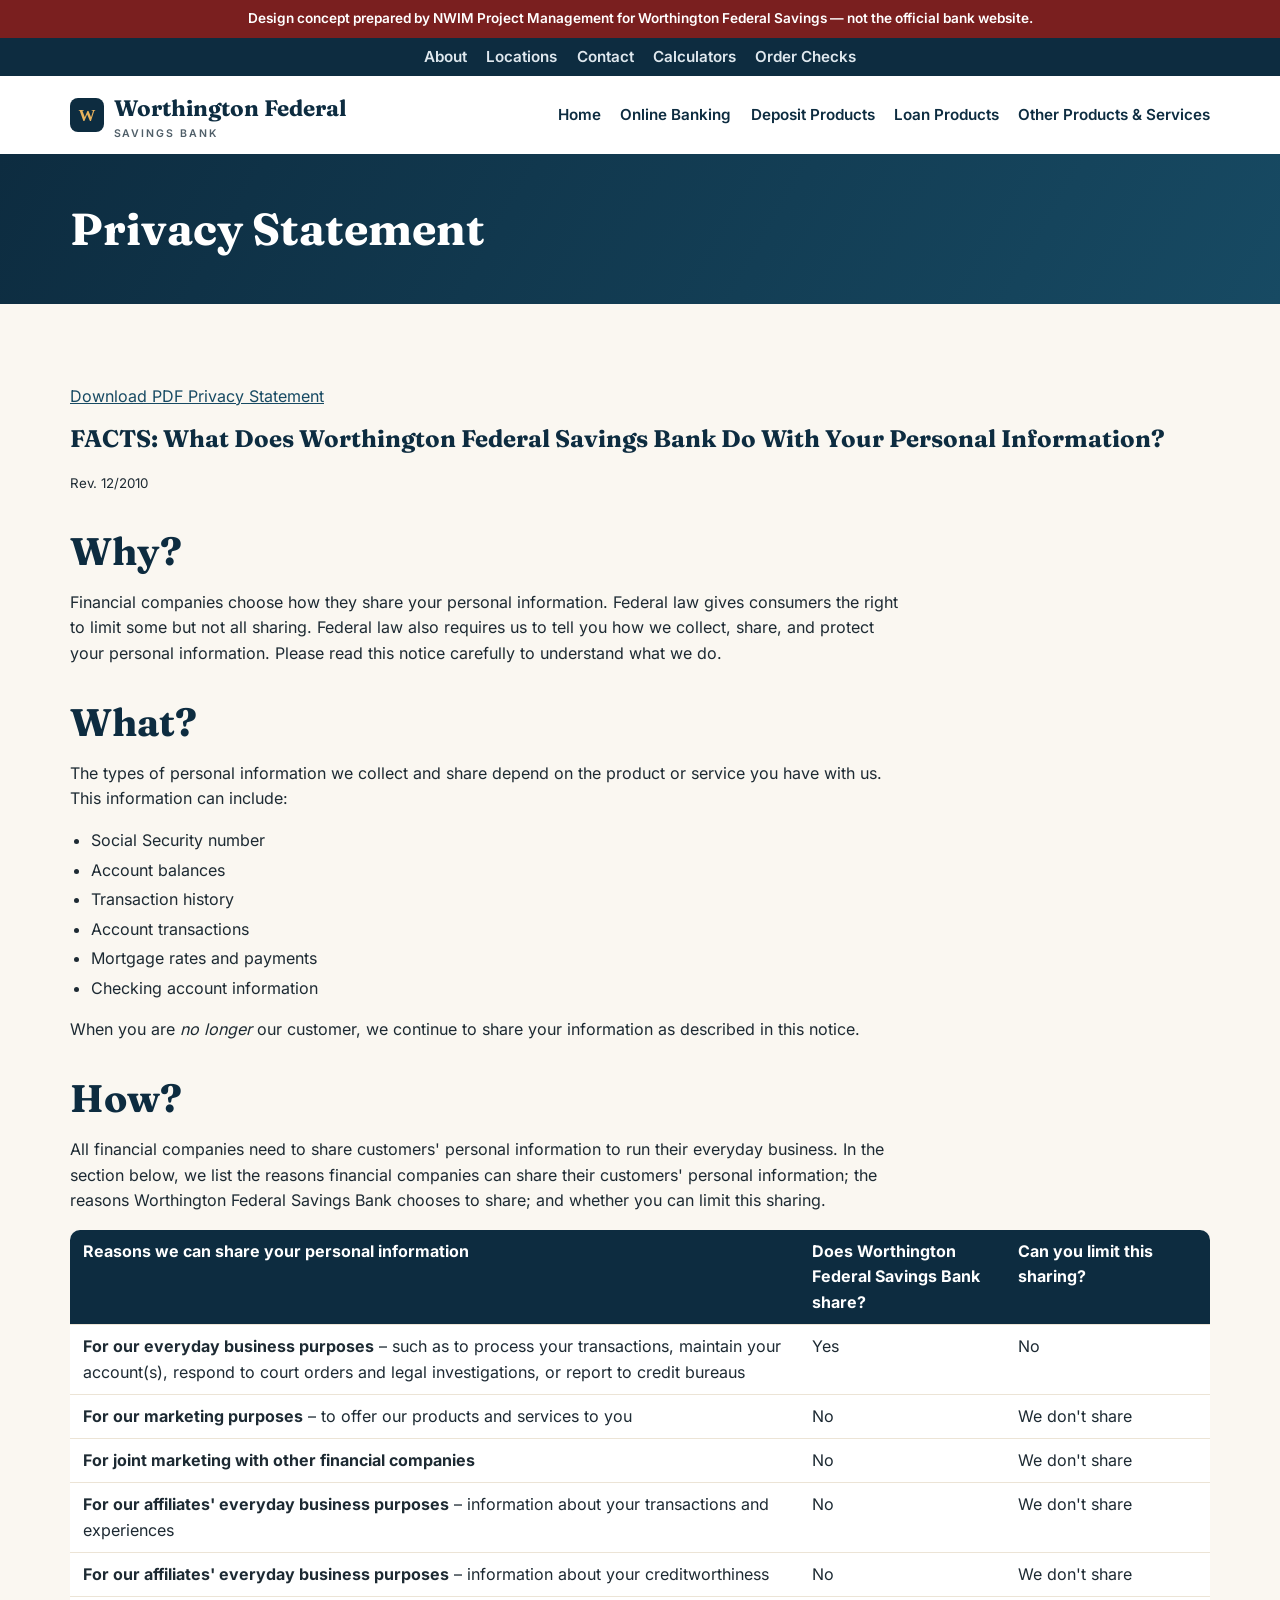
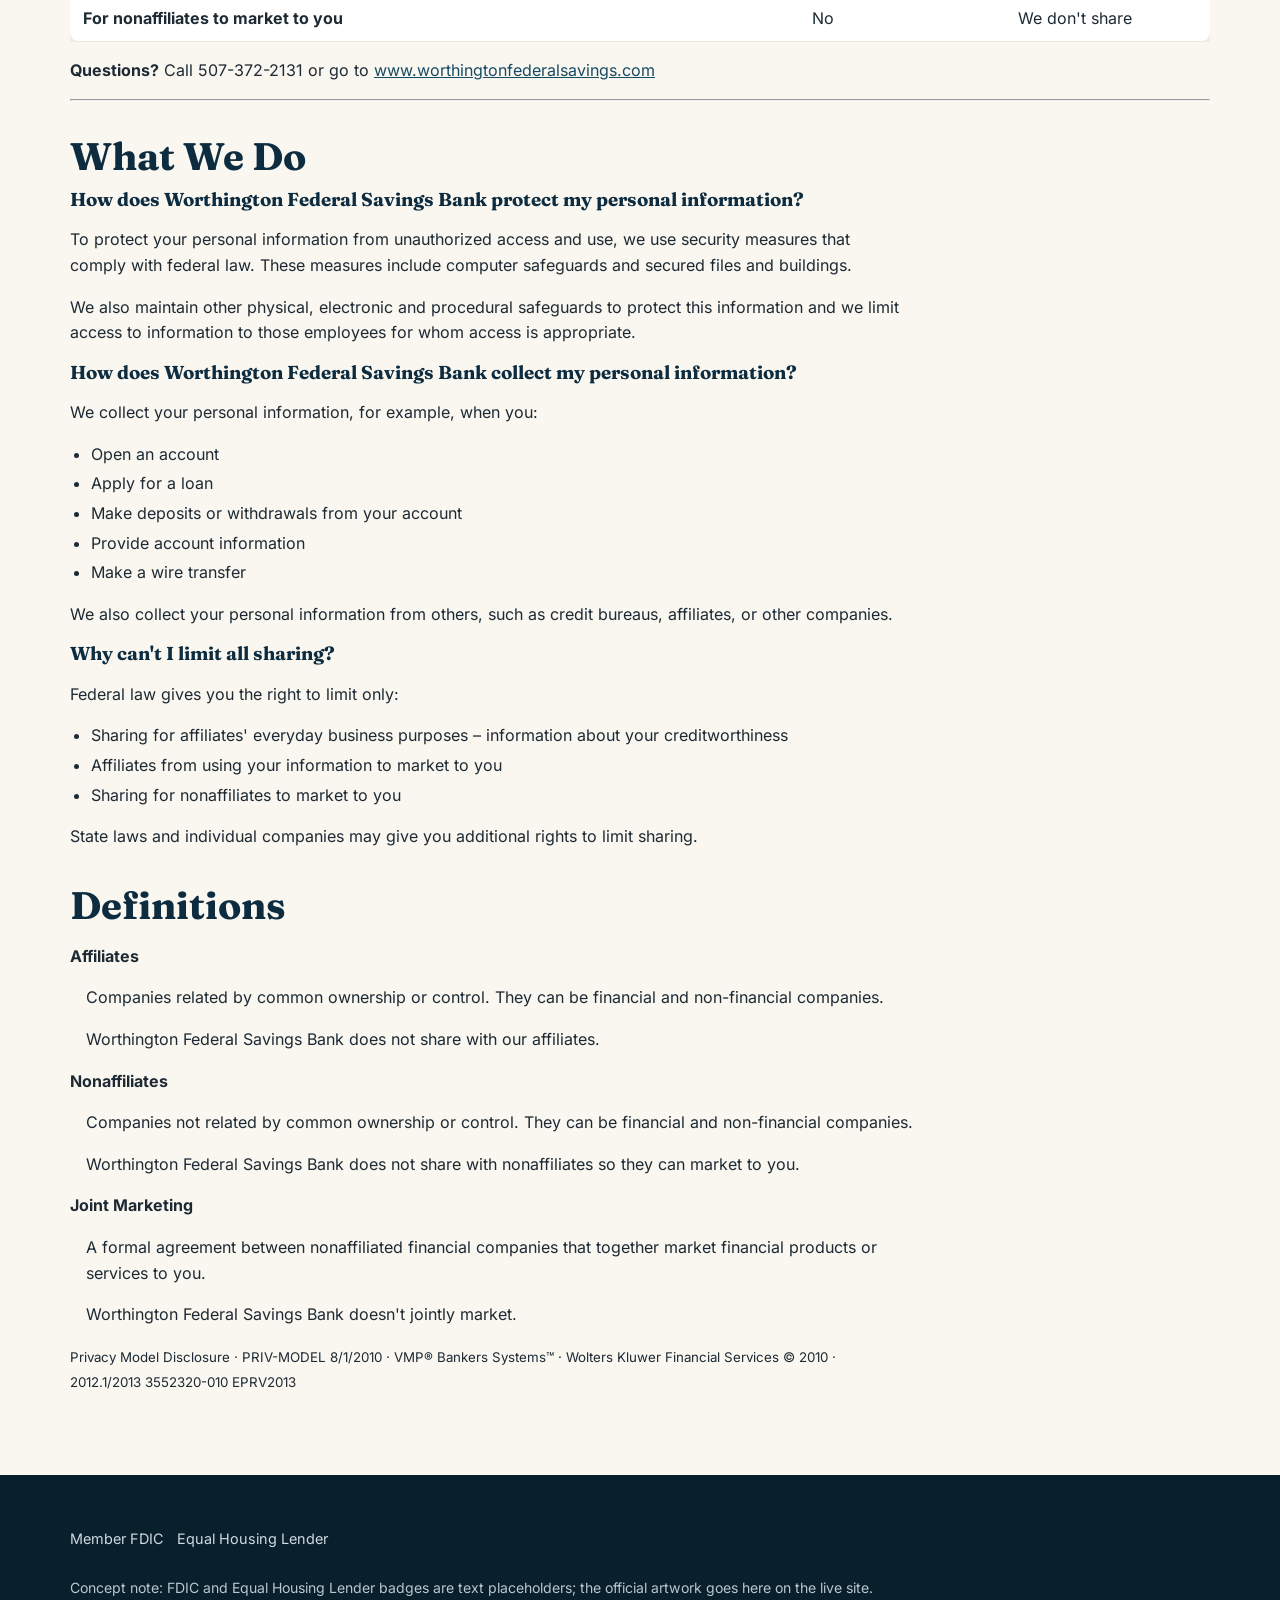
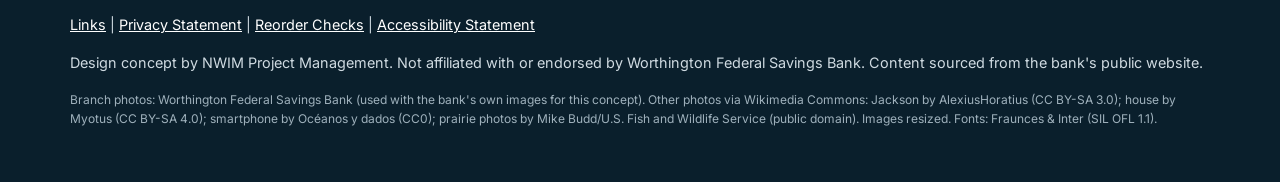
<file: privacy-statement.html>
<!doctype html><html lang="en"><head><meta charset="utf-8"><meta name="viewport" content="width=device-width,initial-scale=1">
<meta name="robots" content="noindex,nofollow"><title>Privacy Statement — Worthington Federal Savings Bank (Design Concept)</title><meta property="og:title" content="Privacy Statement — Worthington Federal Savings Bank (Design Concept)"><meta property="og:description" content="Hello and welcome to Worthington Federal Savings Bank&#39;s Website."><meta property="og:type" content="website"><meta property="og:url" content="https://wfsb.nwimpm.com/privacy-statement.html"><meta property="og:image" content="https://wfsb.nwimpm.com/images/share.jpg"><meta property="og:image:width" content="1200"><meta property="og:image:height" content="630"><meta property="og:image:alt" content="Worthington Federal Savings Bank, Worthington office, with the names Worthington, Lakefield and Jackson"><meta name="twitter:card" content="summary_large_image">

<link rel="preload" href="fonts/fraunces-700.woff2" as="font" type="font/woff2" crossorigin><link rel="stylesheet" href="style.css"></head><body>
<div class="concept" role="note">Design concept prepared by NWIM Project Management for Worthington Federal Savings — not the official bank website.</div>
<nav class="util" aria-label="Secondary"><div class="wrap"><a href="about.html">About</a><a href="locations.html">Locations</a><a href="contact.html">Contact</a><a href="calculators.html">Calculators</a><a href="order-checks.html">Order Checks</a></div></nav>
<header><div class="wrap"><a class="mark" href="index.html"><svg width="34" height="34" viewBox="0 0 34 34" aria-hidden="true"><rect width="34" height="34" rx="8" fill="#0d2c40"/><text x="17" y="23" text-anchor="middle" font-family="Georgia,serif" font-size="17" font-weight="700" fill="#e9b25c">W</text></svg><span>Worthington Federal<small>Savings Bank</small></span></a>
<button class="menu-btn" id="menu-btn" type="button" aria-expanded="false" aria-controls="site-menu">Menu</button>
<nav class="primary" id="site-menu" aria-label="Main"><a href="index.html">Home</a><a href="online-banking.html">Online Banking</a><a href="deposit-products.html">Deposit Products</a><a href="loan-products.html">Loan Products</a><a href="other-products.html">Other Products &amp; Services</a><div class="menu-util"><a href="about.html">About</a><a href="locations.html">Locations</a><a href="contact.html">Contact</a><a href="calculators.html">Calculators</a><a href="order-checks.html">Order Checks</a></div></nav></div></header>
<main id="top"><div class="page-hero"><div class="wrap"><h1>Privacy Statement</h1></div></div><section><div class="wrap copy privacy"> <p> <a href="https://www.worthingtonfederalsavings.com/pdf/EPRV2013.PDF" rel="noopener">Download PDF Privacy Statement</a> </p> <h1>FACTS: What Does Worthington Federal Savings Bank Do With Your Personal Information?</h1> <p><small>Rev. 12/2010</small></p> <h2>Why?</h2> <p>Financial companies choose how they share your personal information. Federal law gives consumers the right to limit some but not all sharing. Federal law also requires us to tell you how we collect, share, and protect your personal information. Please read this notice carefully to understand what we do.</p> <h2>What?</h2> <p>The types of personal information we collect and share depend on the product or service you have with us. This information can include:</p> <ul> <li>Social Security number</li> <li>Account balances</li> <li>Transaction history</li> <li>Account transactions</li> <li>Mortgage rates and payments</li> <li>Checking account information</li> </ul> <p>When you are <em>no longer</em> our customer, we continue to share your information as described in this notice.</p> <h2>How?</h2> <p>All financial companies need to share customers' personal information to run their everyday business. In the section below, we list the reasons financial companies can share their customers' personal information; the reasons Worthington Federal Savings Bank chooses to share; and whether you can limit this sharing.</p> <div class="tscroll" role="region" aria-label="Table (scroll sideways if needed)" tabindex="0"><table> <thead> <tr> <th>Reasons we can share your personal information</th> <th>Does Worthington Federal Savings Bank share?</th> <th>Can you limit this sharing?</th> </tr> </thead> <tbody> <tr> <td><strong>For our everyday business purposes</strong> – such as to process your transactions, maintain your account(s), respond to court orders and legal investigations, or report to credit bureaus</td> <td>Yes</td> <td>No</td> </tr> <tr> <td><strong>For our marketing purposes</strong> – to offer our products and services to you</td> <td>No</td> <td>We don't share</td> </tr> <tr> <td><strong>For joint marketing with other financial companies</strong></td> <td>No</td> <td>We don't share</td> </tr> <tr> <td><strong>For our affiliates' everyday business purposes</strong> – information about your transactions and experiences</td> <td>No</td> <td>We don't share</td> </tr> <tr> <td><strong>For our affiliates' everyday business purposes</strong> – information about your creditworthiness</td> <td>No</td> <td>We don't share</td> </tr> <tr> <td><strong>For nonaffiliates to market to you</strong></td> <td>No</td> <td>We don't share</td> </tr> </tbody> </table></div> <p><strong>Questions?</strong> Call 507-372-2131 or go to <a href="https://www.worthingtonfederalsavings.com" rel="noopener">www.worthingtonfederalsavings.com</a></p> <hr> <h2>What We Do</h2> <h3>How does Worthington Federal Savings Bank protect my personal information?</h3> <p>To protect your personal information from unauthorized access and use, we use security measures that comply with federal law. These measures include computer safeguards and secured files and buildings.</p> <p>We also maintain other physical, electronic and procedural safeguards to protect this information and we limit access to information to those employees for whom access is appropriate.</p> <h3>How does Worthington Federal Savings Bank collect my personal information?</h3> <p>We collect your personal information, for example, when you:</p> <ul> <li>Open an account</li> <li>Apply for a loan</li> <li>Make deposits or withdrawals from your account</li> <li>Provide account information</li> <li>Make a wire transfer</li> </ul> <p>We also collect your personal information from others, such as credit bureaus, affiliates, or other companies.</p> <h3>Why can't I limit all sharing?</h3> <p>Federal law gives you the right to limit only:</p> <ul> <li>Sharing for affiliates' everyday business purposes – information about your creditworthiness</li> <li>Affiliates from using your information to market to you</li> <li>Sharing for nonaffiliates to market to you</li> </ul> <p>State laws and individual companies may give you additional rights to limit sharing.</p> <h2>Definitions</h2> <dl> <dt><strong>Affiliates</strong></dt> <dd> <p>Companies related by common ownership or control. They can be financial and non-financial companies.</p> <p>Worthington Federal Savings Bank does not share with our affiliates.</p> </dd> <dt><strong>Nonaffiliates</strong></dt> <dd> <p>Companies not related by common ownership or control. They can be financial and non-financial companies.</p> <p>Worthington Federal Savings Bank does not share with nonaffiliates so they can market to you.</p> </dd> <dt><strong>Joint Marketing</strong></dt> <dd> <p>A formal agreement between nonaffiliated financial companies that together market financial products or services to you.</p> <p>Worthington Federal Savings Bank doesn't jointly market.</p> </dd> </dl> <p><small>Privacy Model Disclosure &middot; PRIV-MODEL 8/1/2010 &middot; VMP&reg; Bankers Systems&trade; &middot; Wolters Kluwer Financial Services &copy; 2010 &middot; 2012.1/2013 3552320-010 EPRV2013</small></p></div></section></main>
<footer><div class="wrap"><div class="comp"><a href="speedbump.html?to=fdic">Member FDIC</a><a href="speedbump.html?to=hud">Equal Housing Lender</a></div><p class="small">Concept note: FDIC and Equal Housing Lender badges are text placeholders; the official artwork goes here on the live site.</p>
<p><a href="index.html">Links</a> | <a href="privacy-statement.html">Privacy Statement</a> | <a href="speedbump.html?to=mainstreet">Reorder Checks</a> | <a href="accessibility.html">Accessibility Statement</a></p>
<p>Design concept by NWIM Project Management. Not affiliated with or endorsed by Worthington Federal Savings Bank. Content sourced from the bank's public website.</p>
<p class="credits">Branch photos: Worthington Federal Savings Bank (used with the bank&#39;s own images for this concept). Other photos via Wikimedia Commons: Jackson by AlexiusHoratius (CC BY-SA 3.0); house by Myotus (CC BY-SA 4.0); smartphone by Océanos y dados (CC0); prairie photos by Mike Budd/U.S. Fish and Wildlife Service (public domain). Images resized. Fonts: Fraunces &amp; Inter (SIL OFL 1.1).</p></div></footer>
<script src="nav.js"></script></body></html>
</file>
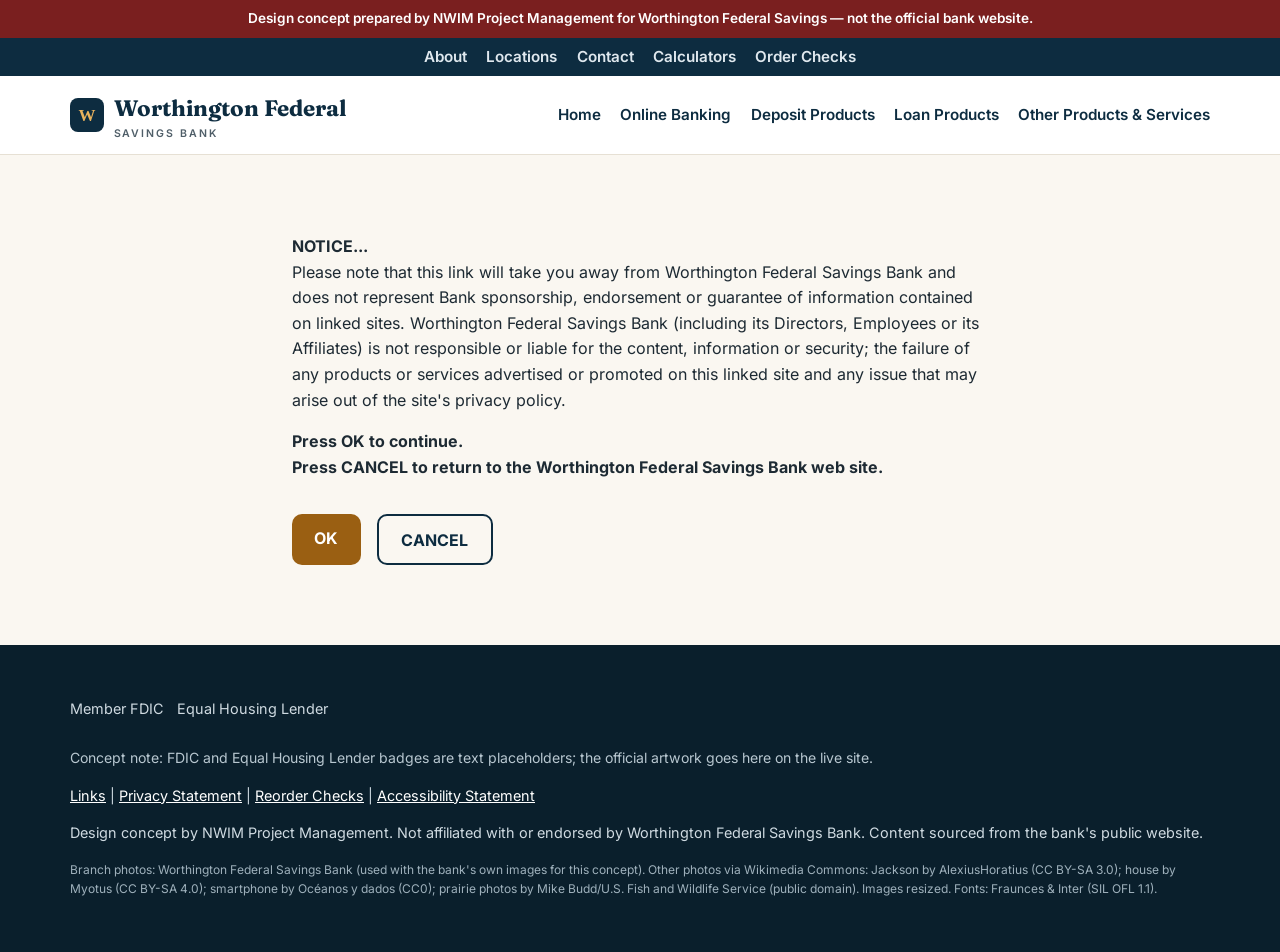
<file: speedbump.html>
<!doctype html><html lang="en"><head><meta charset="utf-8"><meta name="viewport" content="width=device-width,initial-scale=1">
<meta name="robots" content="noindex,nofollow"><title>Notice — Worthington Federal Savings Bank (Design Concept)</title><meta property="og:title" content="Notice — Worthington Federal Savings Bank (Design Concept)"><meta property="og:description" content="Hello and welcome to Worthington Federal Savings Bank&#39;s Website."><meta property="og:type" content="website"><meta property="og:url" content="https://wfsb.nwimpm.com/speedbump.html"><meta property="og:image" content="https://wfsb.nwimpm.com/images/share.jpg"><meta property="og:image:width" content="1200"><meta property="og:image:height" content="630"><meta property="og:image:alt" content="Worthington Federal Savings Bank, Worthington office, with the names Worthington, Lakefield and Jackson"><meta name="twitter:card" content="summary_large_image">

<link rel="preload" href="fonts/fraunces-700.woff2" as="font" type="font/woff2" crossorigin><link rel="stylesheet" href="style.css"></head><body>
<div class="concept" role="note">Design concept prepared by NWIM Project Management for Worthington Federal Savings — not the official bank website.</div>
<nav class="util" aria-label="Secondary"><div class="wrap"><a href="about.html">About</a><a href="locations.html">Locations</a><a href="contact.html">Contact</a><a href="calculators.html">Calculators</a><a href="order-checks.html">Order Checks</a></div></nav>
<header><div class="wrap"><a class="mark" href="index.html"><svg width="34" height="34" viewBox="0 0 34 34" aria-hidden="true"><rect width="34" height="34" rx="8" fill="#0d2c40"/><text x="17" y="23" text-anchor="middle" font-family="Georgia,serif" font-size="17" font-weight="700" fill="#e9b25c">W</text></svg><span>Worthington Federal<small>Savings Bank</small></span></a>
<button class="menu-btn" id="menu-btn" type="button" aria-expanded="false" aria-controls="site-menu">Menu</button>
<nav class="primary" id="site-menu" aria-label="Main"><a href="index.html">Home</a><a href="online-banking.html">Online Banking</a><a href="deposit-products.html">Deposit Products</a><a href="loan-products.html">Loan Products</a><a href="other-products.html">Other Products &amp; Services</a><div class="menu-util"><a href="about.html">About</a><a href="locations.html">Locations</a><a href="contact.html">Contact</a><a href="calculators.html">Calculators</a><a href="order-checks.html">Order Checks</a></div></nav></div></header>
<main id="top"><section><div class="wrap copy narrow"><p> <strong>NOTICE...</strong><br>
Please note that this link will take you away from Worthington Federal Savings
    Bank and does not represent Bank sponsorship, endorsement or guarantee of information
    contained on linked sites. Worthington Federal Savings Bank (including its Directors,
    Employees or its Affiliates) is not responsible or liable for the content, information
    or security; the failure of any products or services advertised or promoted on
    this linked site and any issue that may arise out of the site's privacy policy.
</p> <p> <strong>Press OK to continue.<br>
Press CANCEL to return to the Worthington Federal Savings Bank web site.
</strong> </p> <p class="sb-btns"><a id="sb-ok" class="btn" href="index.html" rel="noopener">OK</a> <a id="sb-cancel" class="btn ghost" href="index.html">CANCEL</a></p></div></section></main>
<footer><div class="wrap"><div class="comp"><a href="speedbump.html?to=fdic">Member FDIC</a><a href="speedbump.html?to=hud">Equal Housing Lender</a></div><p class="small">Concept note: FDIC and Equal Housing Lender badges are text placeholders; the official artwork goes here on the live site.</p>
<p><a href="index.html">Links</a> | <a href="privacy-statement.html">Privacy Statement</a> | <a href="speedbump.html?to=mainstreet">Reorder Checks</a> | <a href="accessibility.html">Accessibility Statement</a></p>
<p>Design concept by NWIM Project Management. Not affiliated with or endorsed by Worthington Federal Savings Bank. Content sourced from the bank's public website.</p>
<p class="credits">Branch photos: Worthington Federal Savings Bank (used with the bank&#39;s own images for this concept). Other photos via Wikimedia Commons: Jackson by AlexiusHoratius (CC BY-SA 3.0); house by Myotus (CC BY-SA 4.0); smartphone by Océanos y dados (CC0); prairie photos by Mike Budd/U.S. Fish and Wildlife Service (public domain). Images resized. Fonts: Fraunces &amp; Inter (SIL OFL 1.1).</p></div></footer>
<script src="nav.js"></script><script src="speedbump.js"></script></body></html>
</file>
<file: style.css>
@font-face{font-family:Fraunces;font-weight:600;font-display:swap;src:url(fonts/fraunces-600.woff2) format("woff2")}
@font-face{font-family:Fraunces;font-weight:700;font-display:swap;src:url(fonts/fraunces-700.woff2) format("woff2")}
@font-face{font-family:Inter;font-weight:400;font-display:swap;src:url(fonts/inter-400.woff2) format("woff2")}
@font-face{font-family:Inter;font-weight:600;font-display:swap;src:url(fonts/inter-600.woff2) format("woff2")}
@font-face{font-family:Inter;font-weight:700;font-display:swap;src:url(fonts/inter-700.woff2) format("woff2")}
:root{--navy:#0d2c40;--navy2:#174a63;--gold:#c8862a;--gold-d:#9a5f12;--cream:#faf7f1;--ink:#1d2a33;--muted:#4f5e68;--r:16px;--sh:0 12px 32px rgba(13,44,64,.12)}
*{box-sizing:border-box}html{scroll-behavior:smooth}body{margin:0;font-family:Inter,system-ui,sans-serif;color:var(--ink);line-height:1.6;background:var(--cream)}
img{max-width:100%;display:block}a{color:var(--navy2)}
h1,h2,h3{font-family:Fraunces,Georgia,serif;color:var(--navy);line-height:1.2;margin:0 0 .6rem}h2{font-size:clamp(1.7rem,4vw,2.4rem)}
.wrap{max-width:1180px;margin:auto;padding:0 1.25rem}
.eyebrow{font-size:.78rem;letter-spacing:.16em;text-transform:uppercase;font-weight:700;color:var(--gold-d);margin:0 0 .4rem}
.concept{background:#7a1f1f;color:#fff;text-align:center;padding:.5rem 1rem;font-size:.85rem;font-weight:600;position:sticky;top:0;z-index:20}
header{background:#fff;box-shadow:0 1px 0 #e6e0d4}header .wrap{display:flex;flex-wrap:wrap;justify-content:space-between;align-items:center;padding:.9rem 1.25rem;gap:.6rem}
.mark{font-family:Fraunces,serif;font-size:1.4rem;color:var(--navy);font-weight:700;text-decoration:none;display:flex;align-items:center;gap:.6rem}.mark svg{flex:none}
.mark small{display:block;font:600 .66rem Inter,sans-serif;letter-spacing:.18em;color:var(--muted);text-transform:uppercase}
nav{display:flex;flex-wrap:wrap;gap:.25rem 1.2rem}nav a{text-decoration:none;font-weight:600;color:var(--navy);font-size:.95rem}nav a:hover{color:var(--gold-d)}
.hero{position:relative;color:#fff;padding:3.5rem 0 4rem;background:var(--navy) url(images/hero.webp) center/cover no-repeat}
.hero::before{content:"";position:absolute;inset:0;background:linear-gradient(100deg,rgba(9,30,44,.92) 0%,rgba(9,30,44,.75) 55%,rgba(9,30,44,.45) 100%)}
.hero .wrap{position:relative;display:grid;gap:2.2rem}.hero h1{color:#fff;font-size:clamp(2.1rem,6vw,3.4rem)}.hero p.lead{font-size:1.15rem;max-width:34rem;color:#e8eef2}
.hero .eyebrow{color:#f2c27a}.pills{display:flex;flex-wrap:wrap;gap:.6rem;margin-top:1.4rem;padding:0;list-style:none}.pills li{background:rgba(255,255,255,.14);border:1px solid rgba(255,255,255,.3);padding:.35rem .8rem;border-radius:99px;font-size:.88rem}
.card{background:#fff;color:var(--ink);border-radius:var(--r);padding:1.6rem;box-shadow:0 20px 50px rgba(0,0,0,.35)}
.card h2{font-size:1.45rem}label{display:block;font-weight:600;margin:.8rem 0 .3rem;font-size:.92rem}
input{width:100%;padding:.75rem;border:1px solid #8a99a3;border-radius:8px;font:inherit;background:#f3f5f6}
.btn,button{display:inline-block;margin-top:1.1rem;padding:.85rem 1.4rem;background:var(--gold-d);color:#fff;border:0;border-radius:10px;font:700 1rem Inter,sans-serif;cursor:pointer;text-decoration:none}
button{width:100%}.btn:hover,button:hover{background:#7d4c0d}.btn.ghost{background:transparent;border:2px solid #fff}
:focus-visible{outline:3px solid #f2c14e;outline-offset:2px}
.msg{background:#fff4d6;border:1px solid #c99a1a;padding:.75rem;border-radius:8px;margin-top:.8rem;font-size:.92rem}.small{font-size:.88rem;color:var(--muted)}
.lock{display:flex;gap:.4rem;align-items:center;font-size:.82rem;color:var(--muted);margin-top:.8rem}
section{padding:4rem 0}.center{text-align:center;max-width:44rem;margin:0 auto 2.2rem}
.quick{margin-top:-2.2rem;position:relative;z-index:2;padding:0}.quick ul{list-style:none;margin:0;padding:.6rem;background:#fff;border-radius:var(--r);box-shadow:var(--sh);display:grid;grid-template-columns:repeat(auto-fit,minmax(150px,1fr));gap:.3rem}
.quick a{display:flex;align-items:center;gap:.6rem;padding:.9rem;border-radius:10px;text-decoration:none;font-weight:600;color:var(--navy)}.quick a:hover{background:#f3eee4}
.ic{width:40px;height:40px;border-radius:10px;background:#f3e6d2;color:var(--gold-d);display:grid;place-items:center;flex:none}
.cards{display:grid;gap:1.4rem;grid-template-columns:repeat(auto-fit,minmax(260px,1fr))}
.pcard{background:#fff;border-radius:var(--r);overflow:hidden;box-shadow:var(--sh);display:flex;flex-direction:column}.pcard img{aspect-ratio:16/10;object-fit:cover;width:100%}
.pcard div{padding:1.3rem 1.4rem 1.5rem}.pcard ul{padding-left:1.1rem;margin:.4rem 0 0;color:var(--muted)}.pcard a{font-weight:700}
.why{background:#fff}.why .grid3{display:grid;gap:1.6rem;grid-template-columns:repeat(auto-fit,minmax(240px,1fr))}
.why .pt{padding:1.6rem;border-radius:var(--r);background:var(--cream);border:1px solid #ece4d6}.why .ic{width:52px;height:52px;margin-bottom:.8rem}
.merger .split{display:grid;gap:2rem;align-items:center}.merger img{border-radius:var(--r);box-shadow:var(--sh);aspect-ratio:16/10;object-fit:cover;width:100%}
.badge{display:inline-block;background:#e3efe6;color:#1f5a35;font-weight:700;font-size:.8rem;padding:.3rem .7rem;border-radius:99px;margin-bottom:.8rem}
.timeline{list-style:none;padding:0;margin:1.2rem 0 0}.timeline li{padding:.5rem 0 .5rem 1.2rem;border-left:3px solid var(--gold);margin-bottom:.4rem}
.loans{display:grid;gap:.8rem;grid-template-columns:repeat(auto-fit,minmax(200px,1fr));margin-top:1.5rem}.loans div{background:#fff;border-radius:12px;padding:1rem 1.2rem;border-left:4px solid var(--gold)}
.loc{background:#fff;border-radius:var(--r);overflow:hidden;box-shadow:var(--sh);display:flex;flex-direction:column}.loc img{aspect-ratio:4/3;object-fit:cover;width:100%;max-width:360px;margin:1rem auto 0;border-radius:calc(var(--r)/2);background:#eef}.loc .b{padding:1.3rem 1.4rem}
.loc dl{margin:.6rem 0 0;display:grid;grid-template-columns:auto 1fr;gap:.2rem .8rem;font-size:.93rem}.loc dt{font-weight:700}.loc dd{margin:0}
.cta{background:linear-gradient(120deg,var(--navy),var(--navy2));color:#fff;padding:3.2rem 0}.cta .wrap{display:flex;flex-wrap:wrap;gap:1.4rem;justify-content:space-between;align-items:center}.cta h2{color:#fff;margin:0}.cta p{margin:.3rem 0 0;color:#d6e2ea}
.cta .btn{margin:0 .4rem 0 0}
.contact .box{background:#fff;border-radius:var(--r);padding:1.6rem;box-shadow:var(--sh)}
footer{background:#0a1f2c;color:#cfdae1;padding:2.6rem 0;font-size:.9rem}footer a{color:#fff}footer .comp{display:flex;flex-wrap:wrap;gap:.8rem;margin-bottom:1rem}
footer .comp span{border:1px solid #5d7380;padding:.35rem .8rem;border-radius:8px;font-weight:700;color:#fff}.credits{font-size:.75rem;color:#9fb1bc;margin-top:1rem}.credits a{color:#c9d6de}
@media(min-width:880px){.hero{padding:5rem 0 6rem}.hero .wrap{grid-template-columns:1.35fr 1fr;align-items:center}.merger .split{grid-template-columns:1fr 1fr}}
@media(prefers-reduced-motion:reduce){html{scroll-behavior:auto}}
.pt0{padding-top:0}
footer .small{color:#b8c7d0}
/* multi-page nav */
.util{background:var(--navy);font-size:.85rem}.util .wrap{display:flex;flex-wrap:wrap;gap:.2rem 1.2rem;justify-content:flex-end;padding:.45rem 1.25rem}.util a{color:#dfe8ee;text-decoration:none}.util a:hover,.util a[aria-current]{color:#f2c27a}
header .wrap{position:relative}.menu-btn{display:none;margin:0;width:auto;padding:.55rem .9rem;background:var(--navy);border-radius:8px;font-size:.9rem}
nav.primary a[aria-current]{color:var(--gold-d);text-decoration:underline;text-underline-offset:6px}
.menu-util{display:none}
@media(max-width:879px){.util{display:none}.menu-btn{display:inline-block}#site-menu{display:none;width:100%;flex-direction:column;padding:.6rem 0;border-top:1px solid #e6e0d4}#site-menu.open{display:flex}
#site-menu a{padding:.55rem 0;font-size:1rem}.menu-util{display:flex;flex-direction:column;border-top:1px solid #e6e0d4;margin-top:.4rem;padding-top:.4rem}.menu-util a{font-weight:400}}
.page-hero{background:linear-gradient(120deg,var(--navy),var(--navy2));color:#fff;padding:3rem 0}.page-hero h1{color:#fff;font-size:clamp(2rem,5vw,2.8rem);margin:0}.page-hero p{color:#d6e2ea;max-width:44rem;margin:.6rem 0 0}.crumb{font-size:.85rem;color:#f2c27a!important}
.content{display:grid;gap:1.4rem;grid-template-columns:repeat(auto-fit,minmax(280px,1fr))}.panel{background:#fff;border-radius:var(--r);padding:1.5rem;box-shadow:var(--sh)}.panel ul{padding-left:1.1rem;margin:.4rem 0}.panel li{margin:.2rem 0}
.note{background:#fff4d6;border:1px solid #c99a1a;border-radius:10px;padding:.9rem 1.1rem;margin-top:1.4rem}
.soon{display:inline-block;background:#e3efe6;color:#1f5a35;font-weight:700;font-size:.78rem;padding:.3rem .7rem;border-radius:99px;margin-top:.6rem}
table.cd{border-collapse:collapse;width:100%}table.cd th,table.cd td{text-align:left;padding:.45rem .6rem;border-bottom:1px solid #ece4d6}
.pt-h{margin-top:2.4rem}
.copy h2{margin-top:2rem}.copy h2:first-child{margin-top:0}.copy table{border-collapse:collapse;margin:1rem 0;background:#fff;border-radius:10px;overflow:hidden;box-shadow:var(--sh)}.copy td,.copy th{padding:.55rem .8rem;border-bottom:1px solid #ece4d6;text-align:left;vertical-align:top}.copy th{background:var(--navy);color:#fff}
.copy ul,.copy ol{padding-left:1.3rem}.copy li{margin:.25rem 0}.copy dt{margin-top:1rem}.copy dd{margin-left:1rem}.narrow{max-width:46rem}.copy p{max-width:52rem}
.privacy table{width:100%}.privacy th:not(:first-child),.privacy td:not(:first-child){width:18%}
.calc{max-width:44rem;margin-left:auto;margin-right:auto}.pick-label{font-weight:700;display:block;margin-bottom:.4rem}#calc-pick{font-size:1.05rem;padding:.6rem;border-radius:8px;border:2px solid var(--navy2);width:100%;max-width:26rem;background:#fff}
.cform{margin-top:1.6rem;border-top:1px solid #ece4d6;padding-top:1.2rem}.cform .grid{display:grid;grid-template-columns:minmax(0,1fr) minmax(0,1fr);gap:.6rem 1rem;align-items:center;margin:1rem 0}
.cform input,.cform select{padding:.55rem;border:1px solid #b9b2a5;border-radius:8px;font:inherit;width:100%;margin:0}.cform .pair{display:flex;gap:.5rem;align-items:center}
.cform input[aria-invalid]{border-color:#b3261e;outline:2px solid #b3261e}.cform button{width:auto;padding:.7rem 1.4rem}.result{font-size:1.15rem;background:#eef4f7;border-radius:10px;padding:.9rem 1rem;min-height:1.5em}.result output{font-weight:700}
@media(max-width:600px){.cform .grid{grid-template-columns:1fr}}
.sb-btns{display:flex;gap:1rem}.btn.ghost{background:transparent;color:var(--navy);border:2px solid var(--navy)}
footer .comp a{color:inherit;text-decoration:none}
.cta .btn.ghost{color:#fff;border-color:#fff;background:transparent}
.pcard img{width:100%;height:auto;aspect-ratio:3/2;object-fit:cover}
/* ---- mobile polish ---- */
html{-webkit-text-size-adjust:100%;text-size-adjust:100%}body{overflow-wrap:break-word}
label{font-size:1rem}input,select,textarea{font-size:16px!important}
.tscroll{max-width:100%;overflow-x:auto;-webkit-overflow-scrolling:touch;margin:1rem 0}.tscroll>table{margin:0}
.loc img{max-width:300px;height:auto}
.copy p a,.copy li a{word-break:break-word}
a[href^="tel:"]{white-space:nowrap}
@media(max-width:879px){
 header .wrap{flex-wrap:wrap;padding:.7rem 1rem}.mark{flex:1 1 auto;min-width:0;font-size:1.25rem}
 .menu-btn{min-height:44px;min-width:76px;padding:.6rem 1rem;font-size:1rem;margin-left:auto}
 #site-menu a{display:flex;align-items:center;min-height:48px;padding:.4rem .25rem;border-bottom:1px solid #f0ebe1}
 #site-menu a[aria-current]{text-decoration:none;box-shadow:inset 4px 0 0 var(--gold);padding-left:.75rem}
 .menu-util{background:#f6f2ea;border-radius:10px;padding:.3rem .75rem;margin-top:.7rem}
 .menu-util::before{content:"More";font-size:.75rem;letter-spacing:.14em;text-transform:uppercase;font-weight:700;color:var(--muted);padding:.4rem 0 .1rem}
 .menu-util a:last-child{border-bottom:0}
}
@media(max-width:600px){
 .wrap{padding:0 1rem}section{padding:2.75rem 0}
 .concept{position:static;font-size:.78rem;padding:.4rem .75rem;line-height:1.35}
 .hero{padding:2.25rem 0 3.5rem}.hero .wrap{gap:1.6rem}.hero p.lead{font-size:1.05rem}
 .card{padding:1.25rem}.card input{min-height:48px}
 .card .small a,.cform button,.btn,button{min-height:48px}
 .card .small{display:flex;gap:1.25rem}.card .small a{display:inline-flex;align-items:center}
 .quick ul{grid-template-columns:1fr 1fr;padding:.4rem}.quick a{padding:.7rem .5rem;min-height:56px;font-size:.95rem}.quick .ic{width:34px;height:34px}
 .quick li:last-child:nth-child(odd){grid-column:1/-1}
 .cards,.content,.why .grid3,.loans{grid-template-columns:1fr}
 .pcard a,.center a{display:inline-flex;align-items:center;min-height:44px}
 .cta .wrap{flex-direction:column;align-items:stretch}.cta .wrap>div:last-child{display:flex;gap:.6rem}.cta .btn{flex:1;text-align:center;margin:0}
 .sb-btns .btn{flex:1;text-align:center}
 .loc .b{padding:1.1rem 1.2rem}
 .copy table{font-size:.95rem}.copy td,.copy th{padding:.5rem .6rem}
 .privacy .tscroll table{min-width:520px}
 .copy>p:first-child a,.copy>p a[href^="#"]{display:inline-block;padding:.6rem .1rem}
.cform .grid{gap:.3rem;margin:.8rem 0}.cform .grid label{margin-top:.6rem}.cform input,.cform select{min-height:48px}
 .cform button{width:100%}.result{margin-top:.8rem}.cform h3,.cform h4{margin-top:1.2rem}
 #calc-pick{max-width:none;min-height:48px}
 footer{padding:2rem 0 2.5rem}footer .comp a{display:inline-flex;align-items:center;min-height:44px}
 footer p a{display:inline-block;padding:.55rem 0}
}
@media(max-width:600px){.copy table{font-size:1rem}.quick a{font-size:1rem}footer p a{padding:.7rem 0}}
.pcard a,.center a{display:inline-flex;align-items:center;min-height:44px}footer .comp a{display:inline-flex;align-items:center;min-height:44px}
</file>
